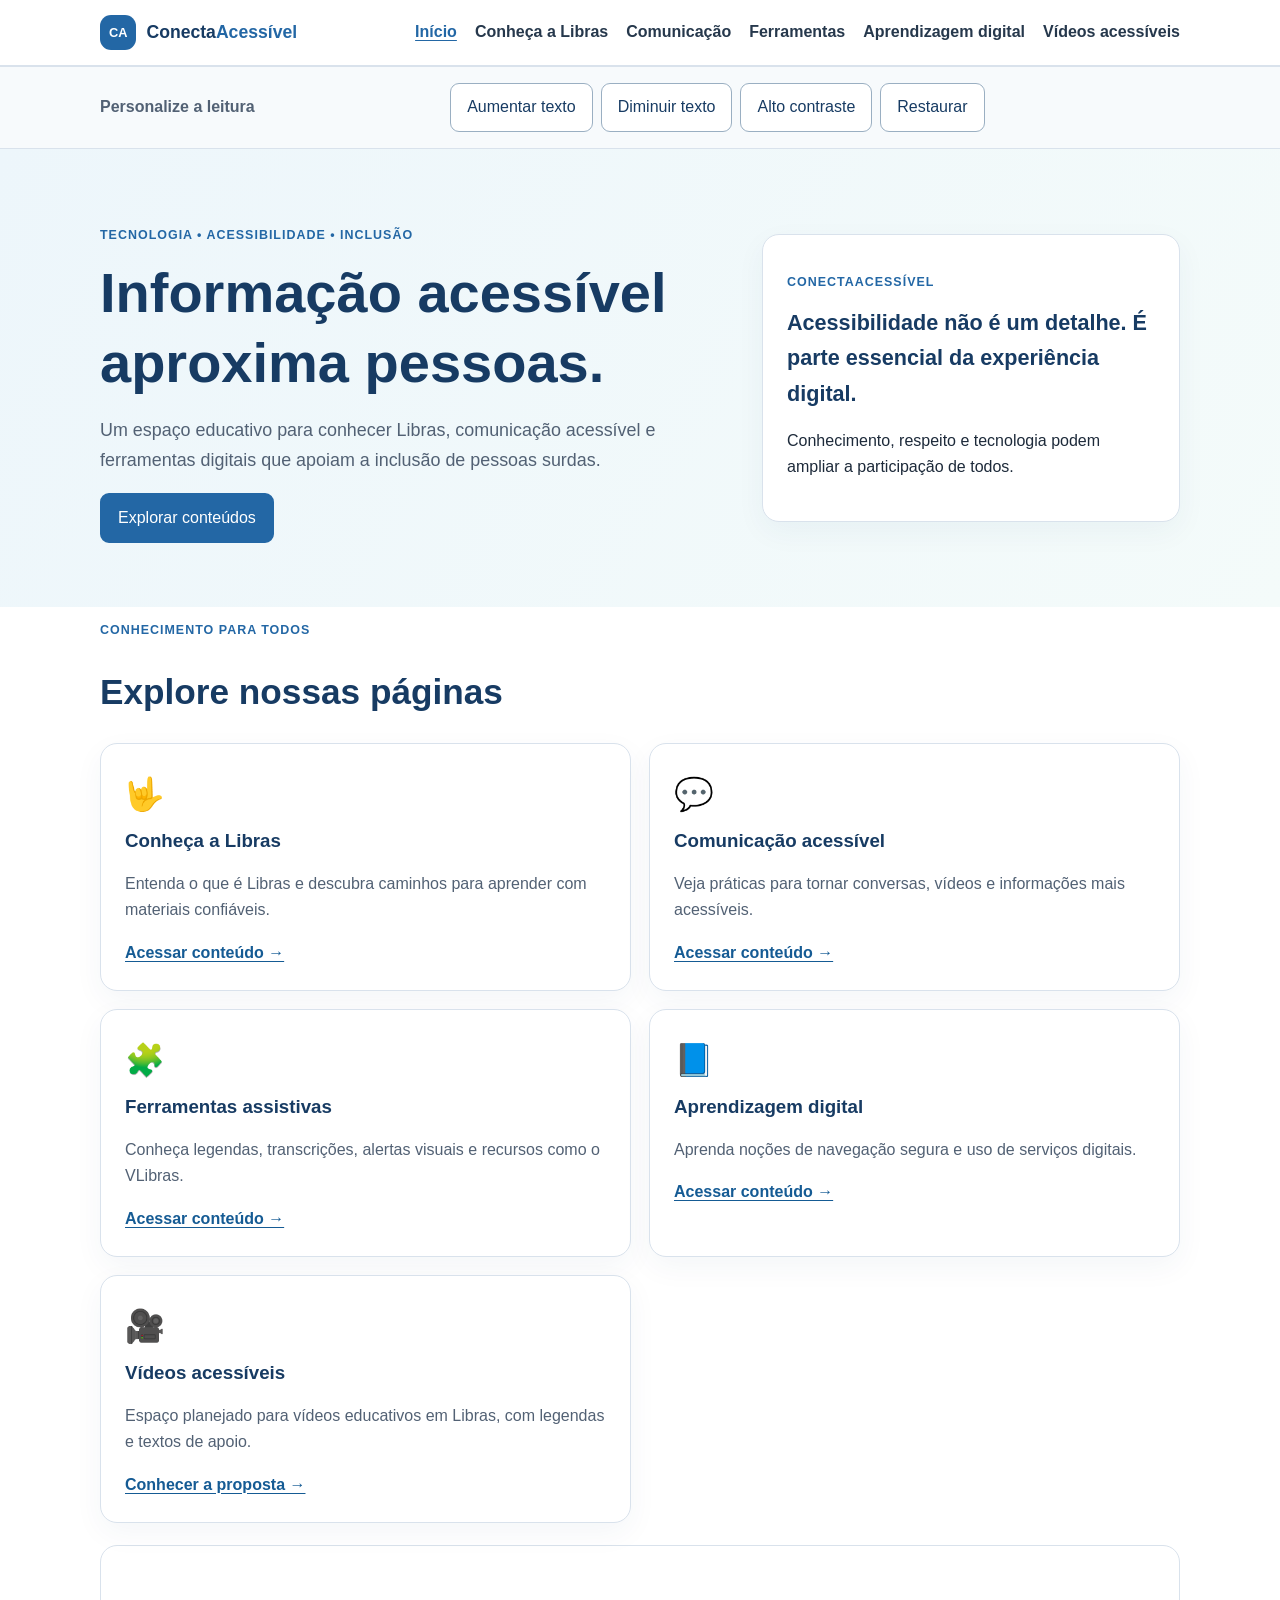
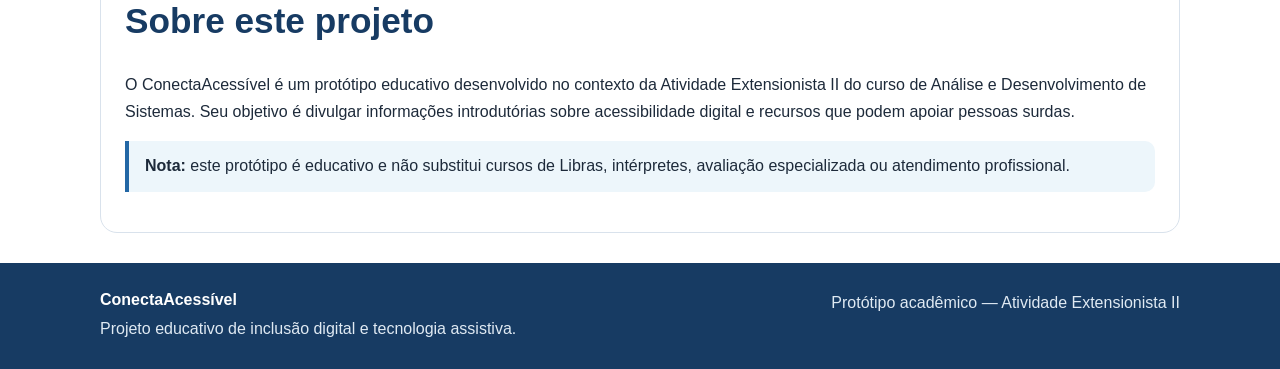
<file: index.html>
<!doctype html><html lang="pt-BR"><head><meta charset="utf-8"><meta name="viewport" content="width=device-width, initial-scale=1"><meta name="description" content="Plataforma educativa sobre inclusão digital e acessibilidade para pessoas surdas."><title>ConectaAcessível | Início</title><link rel="stylesheet" href="css/style.css"><script src="js/script.js" defer></script></head><body>
<a class="skip" href="#main">Pular para o conteúdo</a>
<header><div class="container head"><a class="brand" href="index.html"><span class="mark">CA</span><span>Conecta<span>Acessível</span></span></a><nav aria-label="Menu principal"><ul><li><a class="active" href="index.html">Início</a></li><li><a href="paginas/libras.html">Conheça a Libras</a></li><li><a href="paginas/comunicacao.html">Comunicação</a></li><li><a href="paginas/ferramentas.html">Ferramentas</a></li><li><a href="paginas/aprendizagem.html">Aprendizagem digital</a></li><li><a href="paginas/videos.html">Vídeos acessíveis</a></li></ul></nav></div></header>
<div class="tools"><div class="container tools-inner"><p><strong>Personalize a leitura</strong></p><div class="controls"><button class="button secondary" id="increase-font" type="button">Aumentar texto</button><button class="button secondary" id="decrease-font" type="button">Diminuir texto</button><button class="button secondary" id="contrast" type="button" aria-pressed="false">Alto contraste</button><button class="button secondary" id="reset" type="button">Restaurar</button></div><span id="access-status" role="status" aria-live="polite"></span></div></div>
<section class="hero"><div class="container hero-grid"><div><p class="eyebrow">Tecnologia • Acessibilidade • Inclusão</p><h1>Informação acessível aproxima pessoas.</h1><p class="lead">Um espaço educativo para conhecer Libras, comunicação acessível e ferramentas digitais que apoiam a inclusão de pessoas surdas.</p><a class="button" href="#explorar">Explorar conteúdos</a></div><div class="hero-card"><p class="eyebrow">ConectaAcessível</p><strong>Acessibilidade não é um detalhe. É parte essencial da experiência digital.</strong><p>Conhecimento, respeito e tecnologia podem ampliar a participação de todos.</p></div></div></section>
<main id="main" class="container content"><section id="explorar"><p class="eyebrow">Conhecimento para todos</p><h2>Explore nossas páginas</h2><div class="grid">
<article class="card"><div class="card-icon" aria-hidden="true">🤟</div><h3>Conheça a Libras</h3><p>Entenda o que é Libras e descubra caminhos para aprender com materiais confiáveis.</p><a href="paginas/libras.html">Acessar conteúdo →</a></article>
<article class="card"><div class="card-icon" aria-hidden="true">💬</div><h3>Comunicação acessível</h3><p>Veja práticas para tornar conversas, vídeos e informações mais acessíveis.</p><a href="paginas/comunicacao.html">Acessar conteúdo →</a></article>
<article class="card"><div class="card-icon" aria-hidden="true">🧩</div><h3>Ferramentas assistivas</h3><p>Conheça legendas, transcrições, alertas visuais e recursos como o VLibras.</p><a href="paginas/ferramentas.html">Acessar conteúdo →</a></article>
<article class="card"><div class="card-icon" aria-hidden="true">📘</div><h3>Aprendizagem digital</h3><p>Aprenda noções de navegação segura e uso de serviços digitais.</p><a href="paginas/aprendizagem.html">Acessar conteúdo →</a></article>
<article class="card"><div class="card-icon" aria-hidden="true">🎥</div><h3>Vídeos acessíveis</h3><p>Espaço planejado para vídeos educativos em Libras, com legendas e textos de apoio.</p><a href="paginas/videos.html">Conhecer a proposta →</a></article>
</div></section>
<section class="content-box"><h2>Sobre este projeto</h2><p>O ConectaAcessível é um protótipo educativo desenvolvido no contexto da Atividade Extensionista II do curso de Análise e Desenvolvimento de Sistemas. Seu objetivo é divulgar informações introdutórias sobre acessibilidade digital e recursos que podem apoiar pessoas surdas.</p><p class="notice"><strong>Nota:</strong> este protótipo é educativo e não substitui cursos de Libras, intérpretes, avaliação especializada ou atendimento profissional.</p></section></main>
<footer><div class="container footer-inner"><div><strong>ConectaAcessível</strong><p>Projeto educativo de inclusão digital e tecnologia assistiva.</p></div><p>Protótipo acadêmico — Atividade Extensionista II</p></div></footer></body></html>
</file>
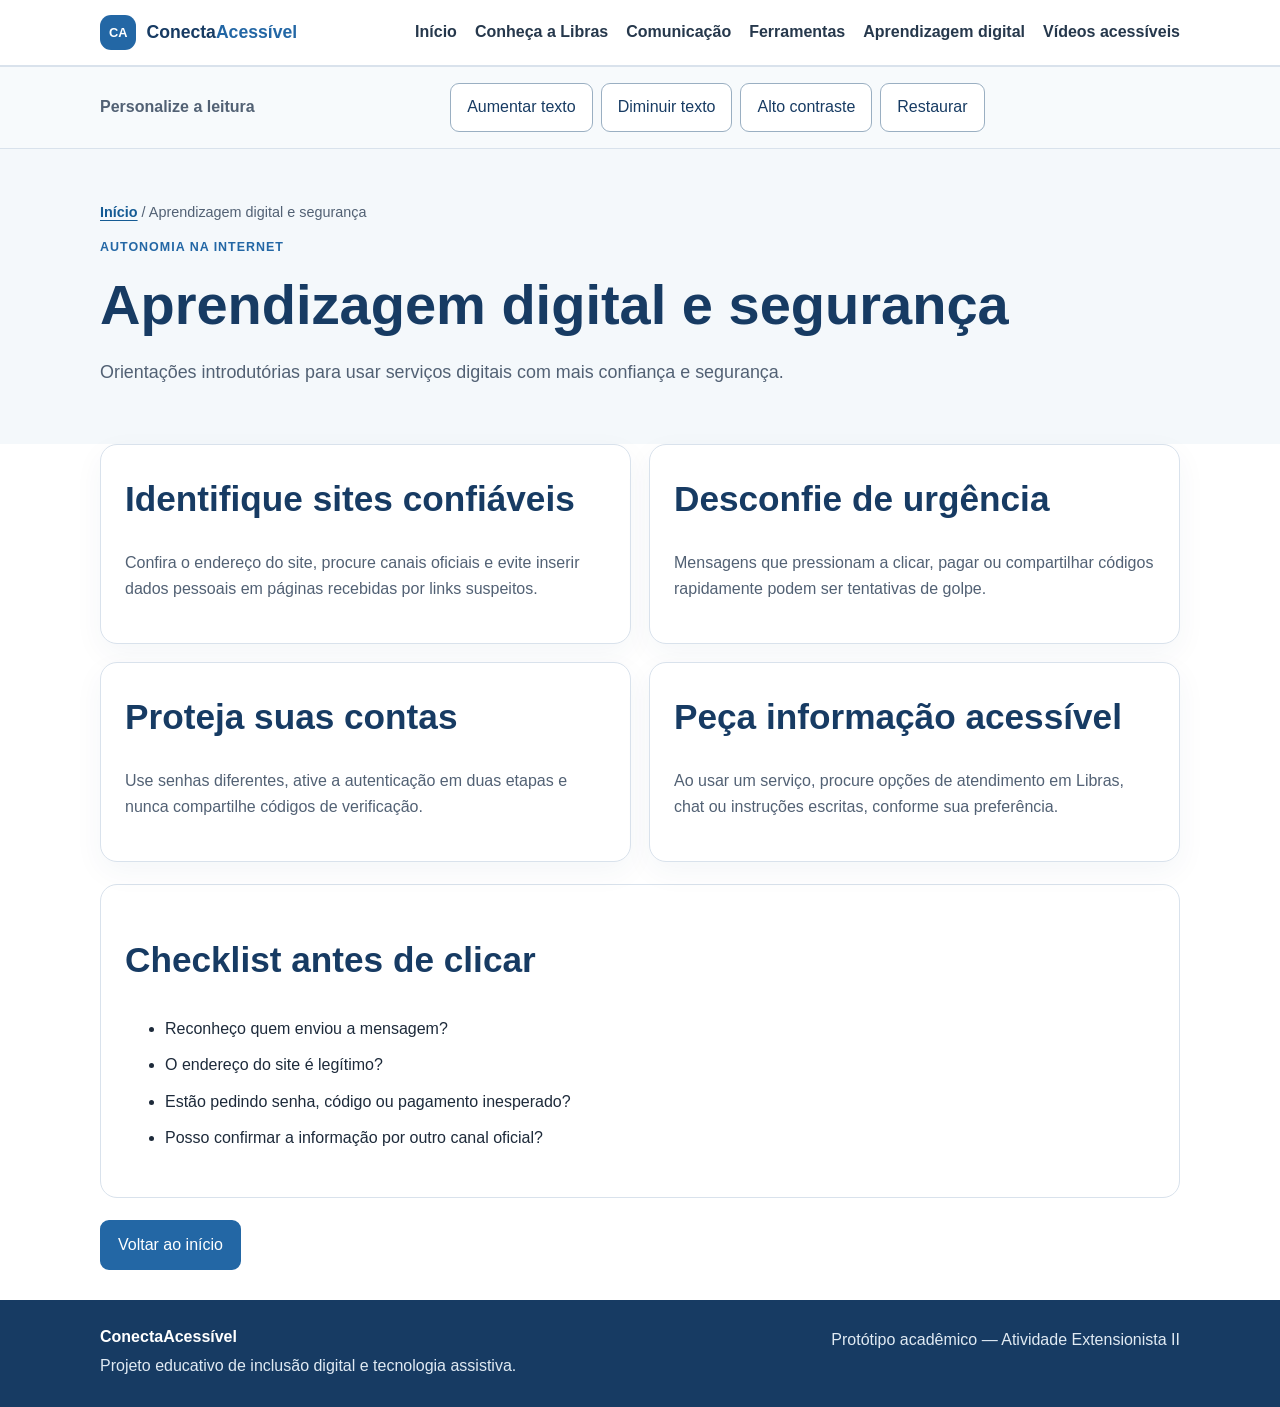
<file: aprendizagem.html>
<!doctype html><html lang="pt-BR"><head><meta charset="utf-8"><meta name="viewport" content="width=device-width, initial-scale=1"><meta name="description" content="Orientações introdutórias para usar serviços digitais com mais confiança e segurança."><title>Aprendizagem digital e segurança | ConectaAcessível</title><link rel="stylesheet" href="../css/style.css"><script src="../js/script.js" defer></script></head><body>
<a class="skip" href="#main">Pular para o conteúdo</a>
<header><div class="container head">
<a class="brand" href="../index.html"><span class="mark">CA</span><span>Conecta<span>Acessível</span></span></a>
<nav aria-label="Menu principal"><ul>
<li><a href="../index.html">Início</a></li><li><a href="libras.html">Conheça a Libras</a></li><li><a href="comunicacao.html">Comunicação</a></li><li><a href="ferramentas.html">Ferramentas</a></li><li><a href="aprendizagem.html">Aprendizagem digital</a></li><li><a href="videos.html">Vídeos acessíveis</a></li>
</ul></nav></div></header>
<div class="tools"><div class="container tools-inner"><p><strong>Personalize a leitura</strong></p><div class="controls">
<button class="button secondary" id="increase-font" type="button">Aumentar texto</button><button class="button secondary" id="decrease-font" type="button">Diminuir texto</button><button class="button secondary" id="contrast" type="button" aria-pressed="false">Alto contraste</button><button class="button secondary" id="reset" type="button">Restaurar</button></div><span id="access-status" role="status" aria-live="polite"></span></div></div>
<div class="page-intro"><div class="container"><p class="breadcrumbs"><a href="../index.html">Início</a> / Aprendizagem digital e segurança</p><p class="eyebrow">Autonomia na internet</p><h1>Aprendizagem digital e segurança</h1><p class="lead">Orientações introdutórias para usar serviços digitais com mais confiança e segurança.</p></div></div><main id="main" class="container content">
<div class="grid">
<article class="card"><h2>Identifique sites confiáveis</h2><p>Confira o endereço do site, procure canais oficiais e evite inserir dados pessoais em páginas recebidas por links suspeitos.</p></article>
<article class="card"><h2>Desconfie de urgência</h2><p>Mensagens que pressionam a clicar, pagar ou compartilhar códigos rapidamente podem ser tentativas de golpe.</p></article>
<article class="card"><h2>Proteja suas contas</h2><p>Use senhas diferentes, ative a autenticação em duas etapas e nunca compartilhe códigos de verificação.</p></article>
<article class="card"><h2>Peça informação acessível</h2><p>Ao usar um serviço, procure opções de atendimento em Libras, chat ou instruções escritas, conforme sua preferência.</p></article>
</div>
<div class="content-box"><h2>Checklist antes de clicar</h2><ul><li>Reconheço quem enviou a mensagem?</li><li>O endereço do site é legítimo?</li><li>Estão pedindo senha, código ou pagamento inesperado?</li><li>Posso confirmar a informação por outro canal oficial?</li></ul></div>
<a class="button" href="../index.html">Voltar ao início</a>
</main><footer><div class="container footer-inner"><div><strong>ConectaAcessível</strong><p>Projeto educativo de inclusão digital e tecnologia assistiva.</p></div><p>Protótipo acadêmico — Atividade Extensionista II</p></div></footer></body></html>
</file>
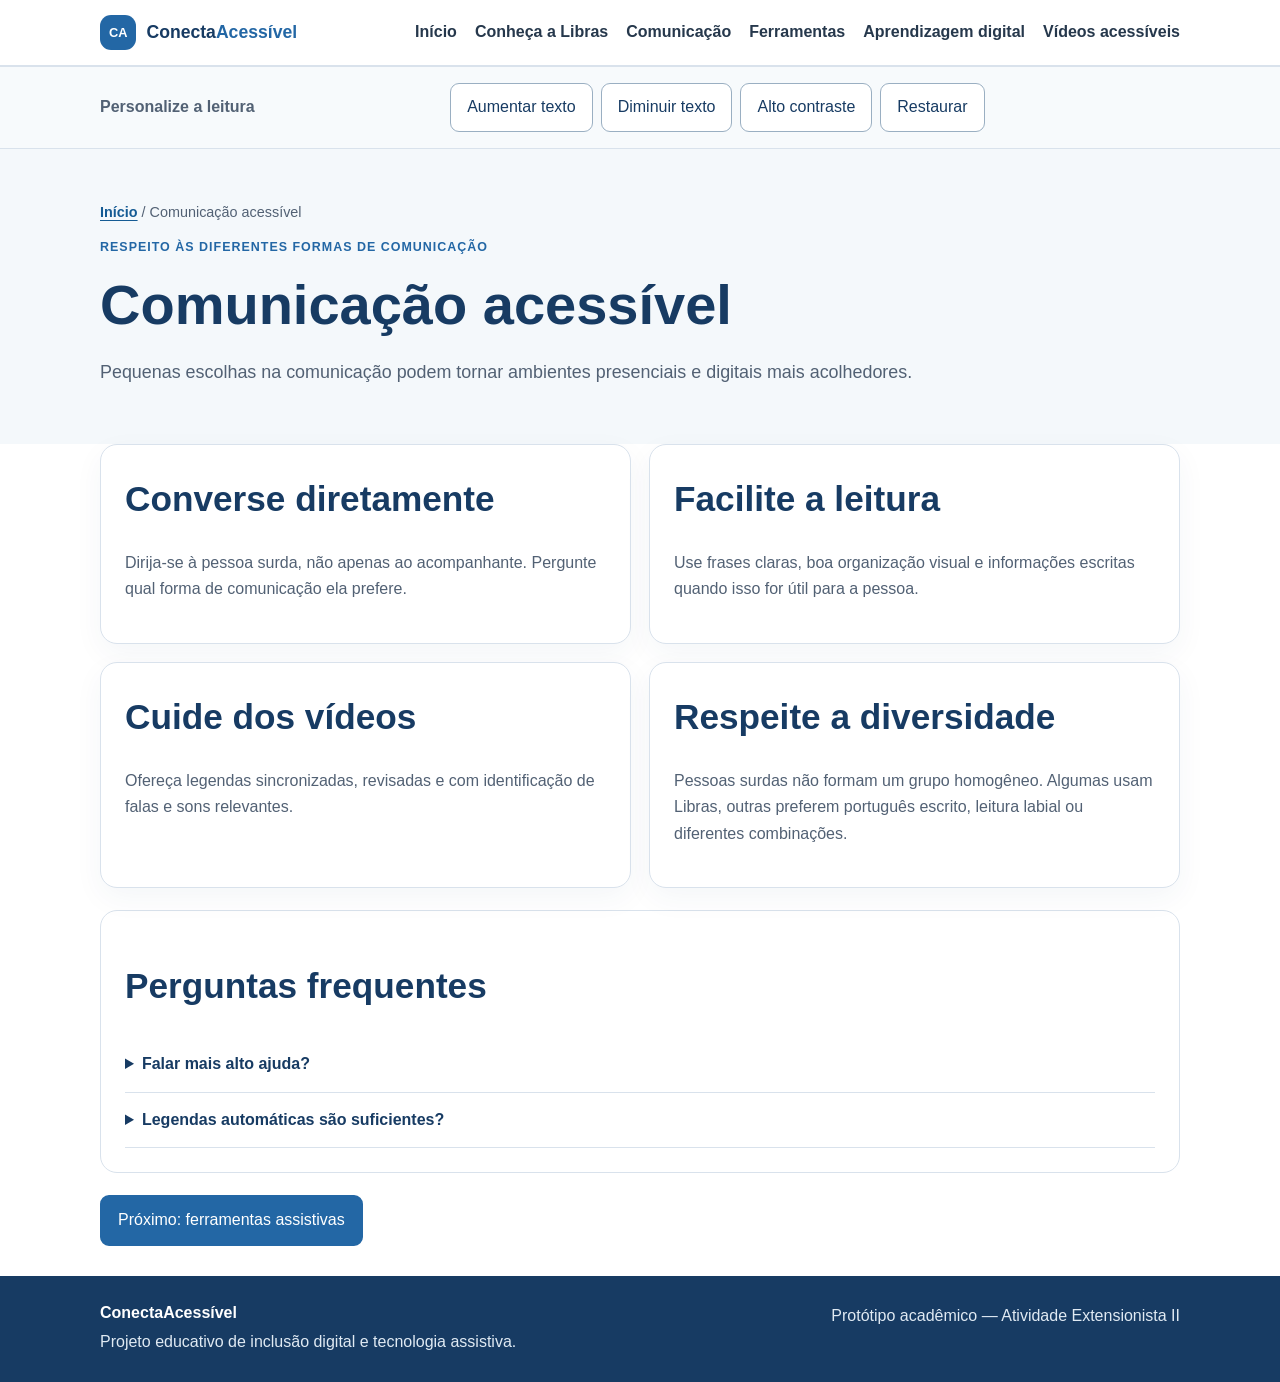
<file: comunicacao.html>
<!doctype html><html lang="pt-BR"><head><meta charset="utf-8"><meta name="viewport" content="width=device-width, initial-scale=1"><meta name="description" content="Pequenas escolhas na comunicação podem tornar ambientes presenciais e digitais mais acolhedores."><title>Comunicação acessível | ConectaAcessível</title><link rel="stylesheet" href="../css/style.css"><script src="../js/script.js" defer></script></head><body>
<a class="skip" href="#main">Pular para o conteúdo</a>
<header><div class="container head">
<a class="brand" href="../index.html"><span class="mark">CA</span><span>Conecta<span>Acessível</span></span></a>
<nav aria-label="Menu principal"><ul>
<li><a href="../index.html">Início</a></li><li><a href="libras.html">Conheça a Libras</a></li><li><a href="comunicacao.html">Comunicação</a></li><li><a href="ferramentas.html">Ferramentas</a></li><li><a href="aprendizagem.html">Aprendizagem digital</a></li><li><a href="videos.html">Vídeos acessíveis</a></li>
</ul></nav></div></header>
<div class="tools"><div class="container tools-inner"><p><strong>Personalize a leitura</strong></p><div class="controls">
<button class="button secondary" id="increase-font" type="button">Aumentar texto</button><button class="button secondary" id="decrease-font" type="button">Diminuir texto</button><button class="button secondary" id="contrast" type="button" aria-pressed="false">Alto contraste</button><button class="button secondary" id="reset" type="button">Restaurar</button></div><span id="access-status" role="status" aria-live="polite"></span></div></div>
<div class="page-intro"><div class="container"><p class="breadcrumbs"><a href="../index.html">Início</a> / Comunicação acessível</p><p class="eyebrow">Respeito às diferentes formas de comunicação</p><h1>Comunicação acessível</h1><p class="lead">Pequenas escolhas na comunicação podem tornar ambientes presenciais e digitais mais acolhedores.</p></div></div><main id="main" class="container content">
<div class="grid">
<article class="card"><h2>Converse diretamente</h2><p>Dirija-se à pessoa surda, não apenas ao acompanhante. Pergunte qual forma de comunicação ela prefere.</p></article>
<article class="card"><h2>Facilite a leitura</h2><p>Use frases claras, boa organização visual e informações escritas quando isso for útil para a pessoa.</p></article>
<article class="card"><h2>Cuide dos vídeos</h2><p>Ofereça legendas sincronizadas, revisadas e com identificação de falas e sons relevantes.</p></article>
<article class="card"><h2>Respeite a diversidade</h2><p>Pessoas surdas não formam um grupo homogêneo. Algumas usam Libras, outras preferem português escrito, leitura labial ou diferentes combinações.</p></article>
</div>
<div class="content-box faq"><h2>Perguntas frequentes</h2><details><summary>Falar mais alto ajuda?</summary><p>Nem sempre. Gritar pode dificultar a compreensão. Pergunte à pessoa qual estratégia funciona melhor para ela.</p></details><details><summary>Legendas automáticas são suficientes?</summary><p>Elas ajudam, mas podem conter erros. Sempre que possível, revise as legendas antes de publicar informações importantes.</p></details></div>
<a class="button" href="ferramentas.html">Próximo: ferramentas assistivas</a>
</main><footer><div class="container footer-inner"><div><strong>ConectaAcessível</strong><p>Projeto educativo de inclusão digital e tecnologia assistiva.</p></div><p>Protótipo acadêmico — Atividade Extensionista II</p></div></footer></body></html>
</file>
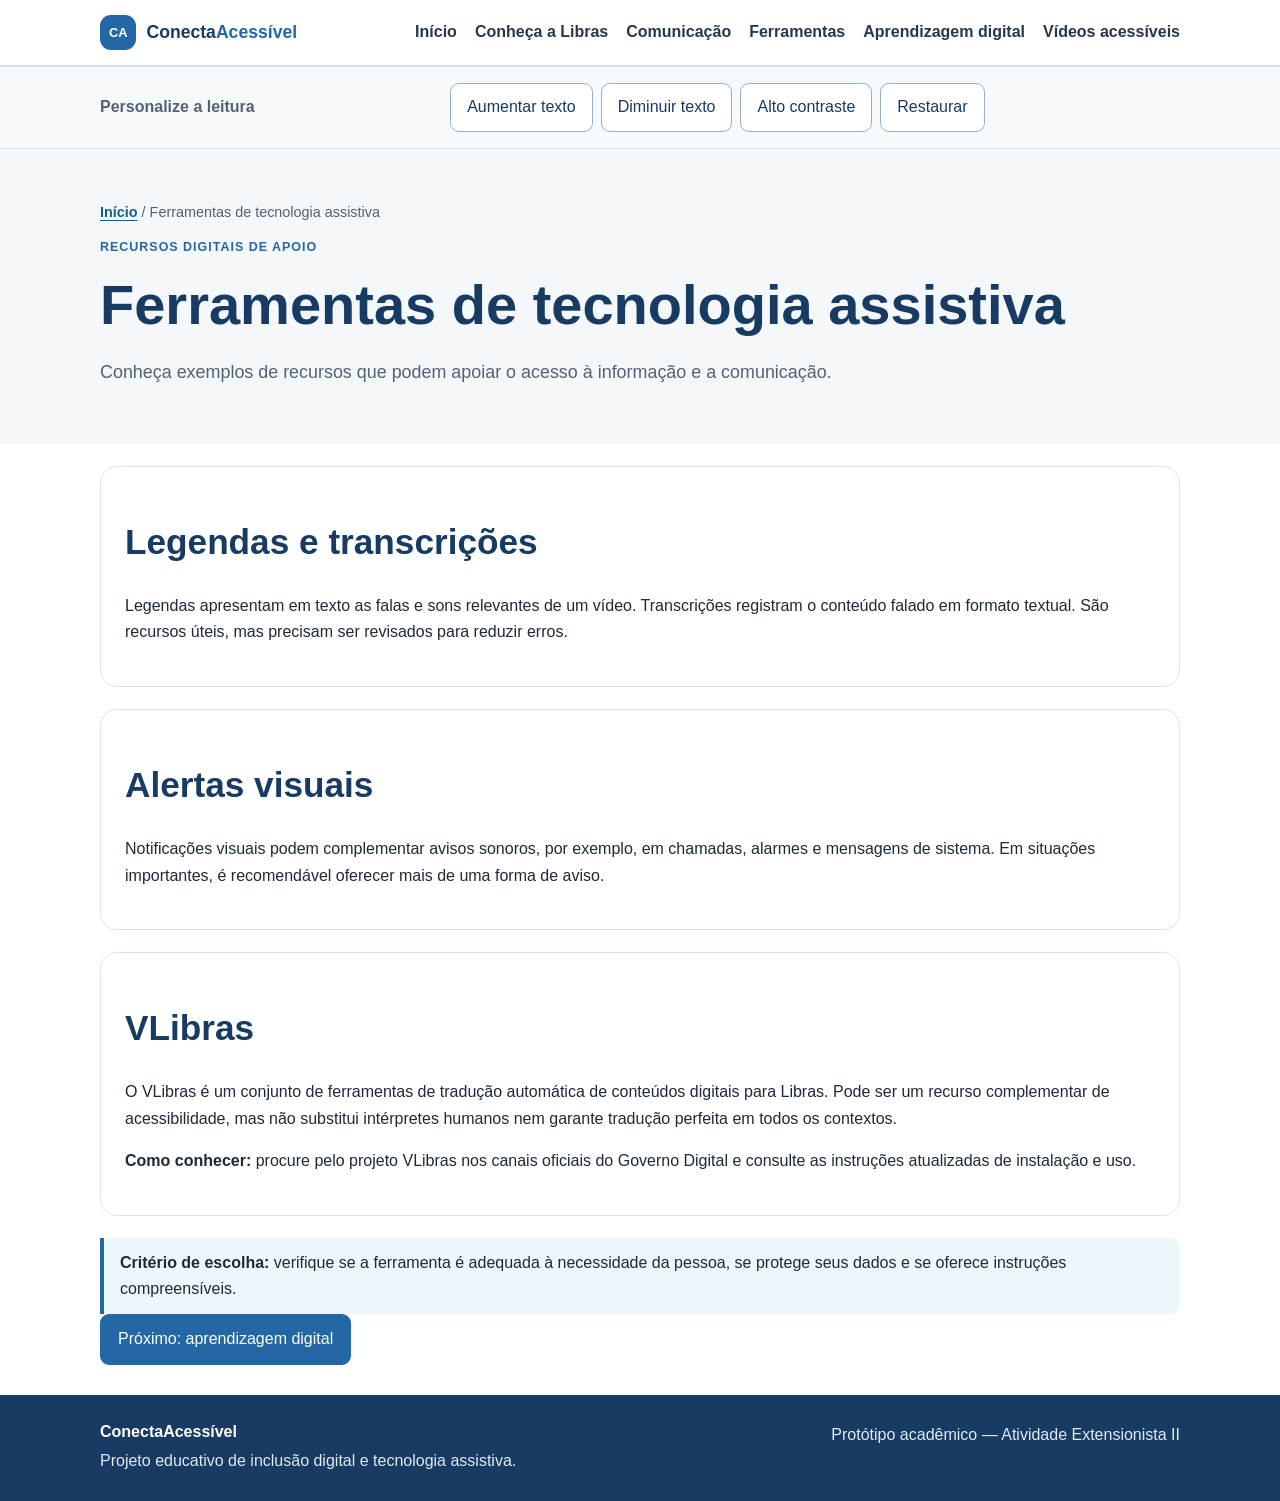
<file: ferramentas.html>
<!doctype html><html lang="pt-BR"><head><meta charset="utf-8"><meta name="viewport" content="width=device-width, initial-scale=1"><meta name="description" content="Conheça exemplos de recursos que podem apoiar o acesso à informação e a comunicação."><title>Ferramentas de tecnologia assistiva | ConectaAcessível</title><link rel="stylesheet" href="../css/style.css"><script src="../js/script.js" defer></script></head><body>
<a class="skip" href="#main">Pular para o conteúdo</a>
<header><div class="container head">
<a class="brand" href="../index.html"><span class="mark">CA</span><span>Conecta<span>Acessível</span></span></a>
<nav aria-label="Menu principal"><ul>
<li><a href="../index.html">Início</a></li><li><a href="libras.html">Conheça a Libras</a></li><li><a href="comunicacao.html">Comunicação</a></li><li><a href="ferramentas.html">Ferramentas</a></li><li><a href="aprendizagem.html">Aprendizagem digital</a></li><li><a href="videos.html">Vídeos acessíveis</a></li>
</ul></nav></div></header>
<div class="tools"><div class="container tools-inner"><p><strong>Personalize a leitura</strong></p><div class="controls">
<button class="button secondary" id="increase-font" type="button">Aumentar texto</button><button class="button secondary" id="decrease-font" type="button">Diminuir texto</button><button class="button secondary" id="contrast" type="button" aria-pressed="false">Alto contraste</button><button class="button secondary" id="reset" type="button">Restaurar</button></div><span id="access-status" role="status" aria-live="polite"></span></div></div>
<div class="page-intro"><div class="container"><p class="breadcrumbs"><a href="../index.html">Início</a> / Ferramentas de tecnologia assistiva</p><p class="eyebrow">Recursos digitais de apoio</p><h1>Ferramentas de tecnologia assistiva</h1><p class="lead">Conheça exemplos de recursos que podem apoiar o acesso à informação e a comunicação.</p></div></div><main id="main" class="container content">
<div class="content-box"><h2>Legendas e transcrições</h2><p>Legendas apresentam em texto as falas e sons relevantes de um vídeo. Transcrições registram o conteúdo falado em formato textual. São recursos úteis, mas precisam ser revisados para reduzir erros.</p></div>
<div class="content-box"><h2>Alertas visuais</h2><p>Notificações visuais podem complementar avisos sonoros, por exemplo, em chamadas, alarmes e mensagens de sistema. Em situações importantes, é recomendável oferecer mais de uma forma de aviso.</p></div>
<div class="content-box"><h2>VLibras</h2><p>O VLibras é um conjunto de ferramentas de tradução automática de conteúdos digitais para Libras. Pode ser um recurso complementar de acessibilidade, mas não substitui intérpretes humanos nem garante tradução perfeita em todos os contextos.</p><p><strong>Como conhecer:</strong> procure pelo projeto VLibras nos canais oficiais do Governo Digital e consulte as instruções atualizadas de instalação e uso.</p></div>
<div class="notice"><strong>Critério de escolha:</strong> verifique se a ferramenta é adequada à necessidade da pessoa, se protege seus dados e se oferece instruções compreensíveis.</div>
<a class="button" href="aprendizagem.html">Próximo: aprendizagem digital</a>
</main><footer><div class="container footer-inner"><div><strong>ConectaAcessível</strong><p>Projeto educativo de inclusão digital e tecnologia assistiva.</p></div><p>Protótipo acadêmico — Atividade Extensionista II</p></div></footer></body></html>
</file>
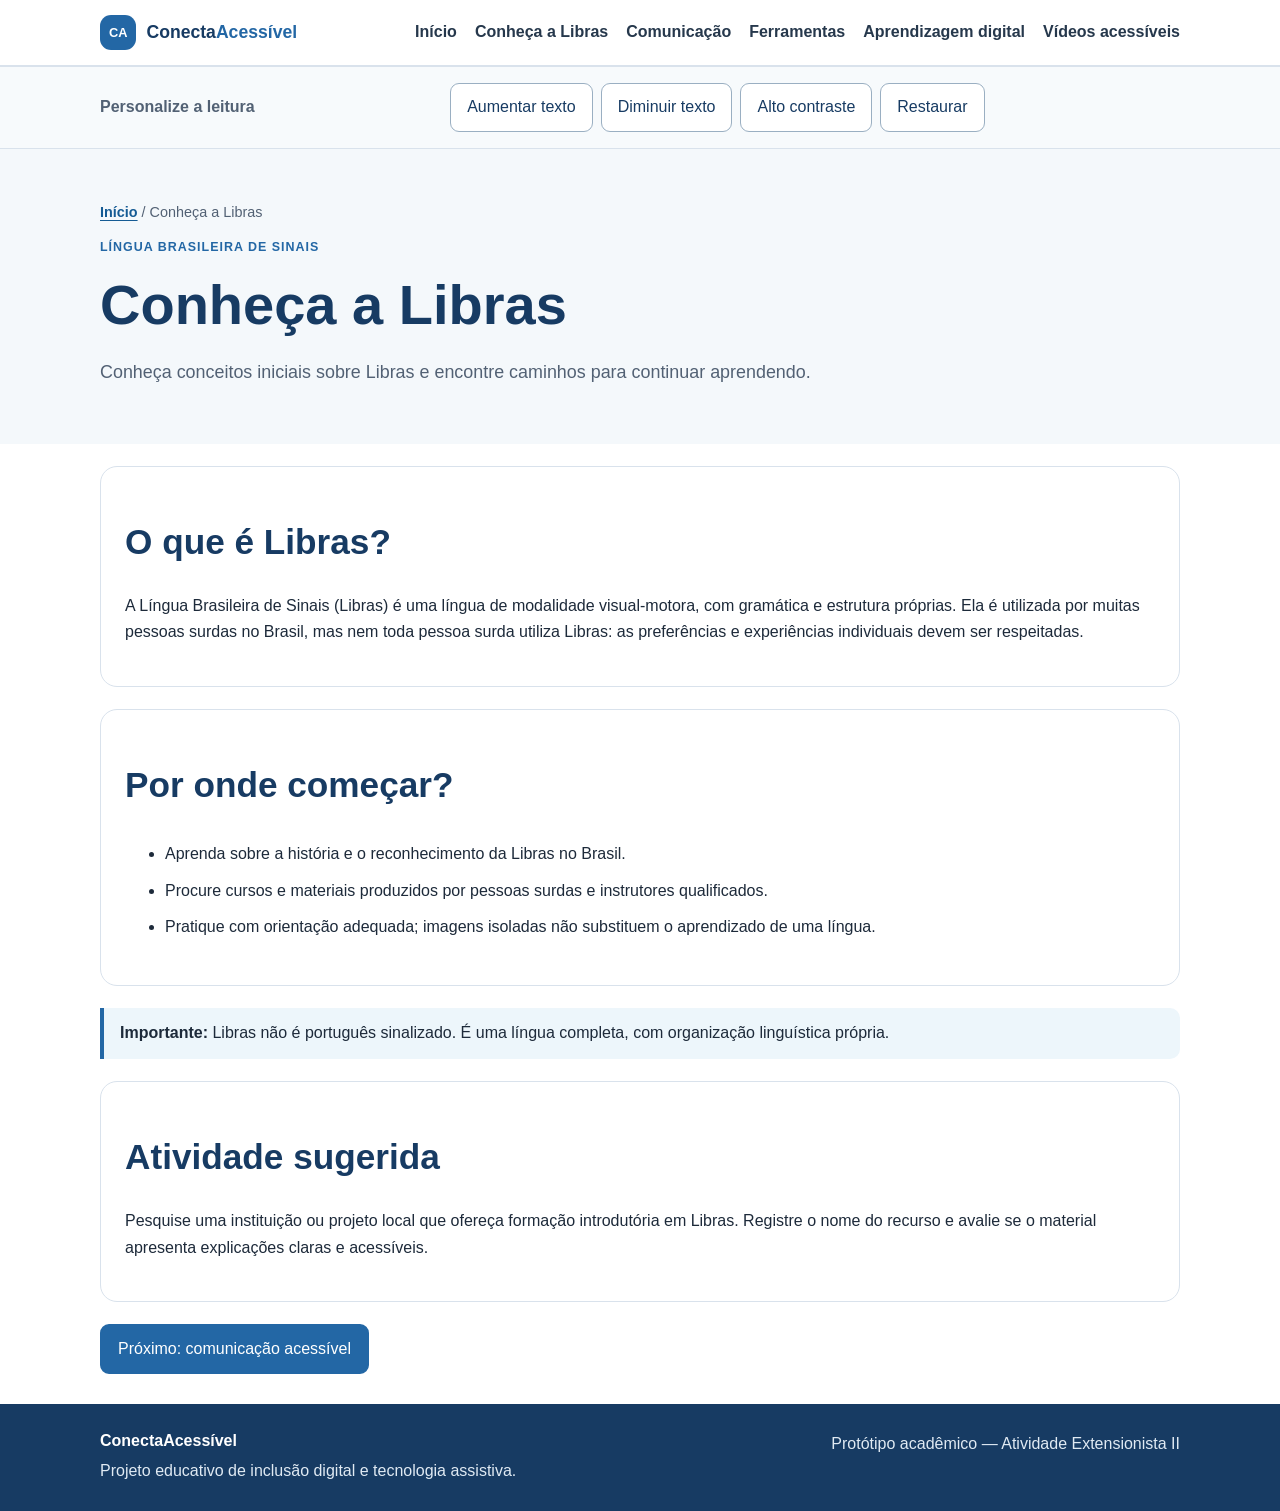
<file: libras.html>
<!doctype html><html lang="pt-BR"><head><meta charset="utf-8"><meta name="viewport" content="width=device-width, initial-scale=1"><meta name="description" content="Conheça conceitos iniciais sobre Libras e encontre caminhos para continuar aprendendo."><title>Conheça a Libras | ConectaAcessível</title><link rel="stylesheet" href="../css/style.css"><script src="../js/script.js" defer></script></head><body>
<a class="skip" href="#main">Pular para o conteúdo</a>
<header><div class="container head">
<a class="brand" href="../index.html"><span class="mark">CA</span><span>Conecta<span>Acessível</span></span></a>
<nav aria-label="Menu principal"><ul>
<li><a href="../index.html">Início</a></li><li><a href="libras.html">Conheça a Libras</a></li><li><a href="comunicacao.html">Comunicação</a></li><li><a href="ferramentas.html">Ferramentas</a></li><li><a href="aprendizagem.html">Aprendizagem digital</a></li><li><a href="videos.html">Vídeos acessíveis</a></li>
</ul></nav></div></header>
<div class="tools"><div class="container tools-inner"><p><strong>Personalize a leitura</strong></p><div class="controls">
<button class="button secondary" id="increase-font" type="button">Aumentar texto</button><button class="button secondary" id="decrease-font" type="button">Diminuir texto</button><button class="button secondary" id="contrast" type="button" aria-pressed="false">Alto contraste</button><button class="button secondary" id="reset" type="button">Restaurar</button></div><span id="access-status" role="status" aria-live="polite"></span></div></div>
<div class="page-intro"><div class="container"><p class="breadcrumbs"><a href="../index.html">Início</a> / Conheça a Libras</p><p class="eyebrow">Língua Brasileira de Sinais</p><h1>Conheça a Libras</h1><p class="lead">Conheça conceitos iniciais sobre Libras e encontre caminhos para continuar aprendendo.</p></div></div><main id="main" class="container content">
<div class="content-box"><h2>O que é Libras?</h2><p>A Língua Brasileira de Sinais (Libras) é uma língua de modalidade visual-motora, com gramática e estrutura próprias. Ela é utilizada por muitas pessoas surdas no Brasil, mas nem toda pessoa surda utiliza Libras: as preferências e experiências individuais devem ser respeitadas.</p></div>
<div class="content-box"><h2>Por onde começar?</h2><ul><li>Aprenda sobre a história e o reconhecimento da Libras no Brasil.</li><li>Procure cursos e materiais produzidos por pessoas surdas e instrutores qualificados.</li><li>Pratique com orientação adequada; imagens isoladas não substituem o aprendizado de uma língua.</li></ul></div>
<div class="notice"><strong>Importante:</strong> Libras não é português sinalizado. É uma língua completa, com organização linguística própria.</div>
<div class="content-box"><h2>Atividade sugerida</h2><p>Pesquise uma instituição ou projeto local que ofereça formação introdutória em Libras. Registre o nome do recurso e avalie se o material apresenta explicações claras e acessíveis.</p></div>
<a class="button" href="comunicacao.html">Próximo: comunicação acessível</a>
</main><footer><div class="container footer-inner"><div><strong>ConectaAcessível</strong><p>Projeto educativo de inclusão digital e tecnologia assistiva.</p></div><p>Protótipo acadêmico — Atividade Extensionista II</p></div></footer></body></html>
</file>
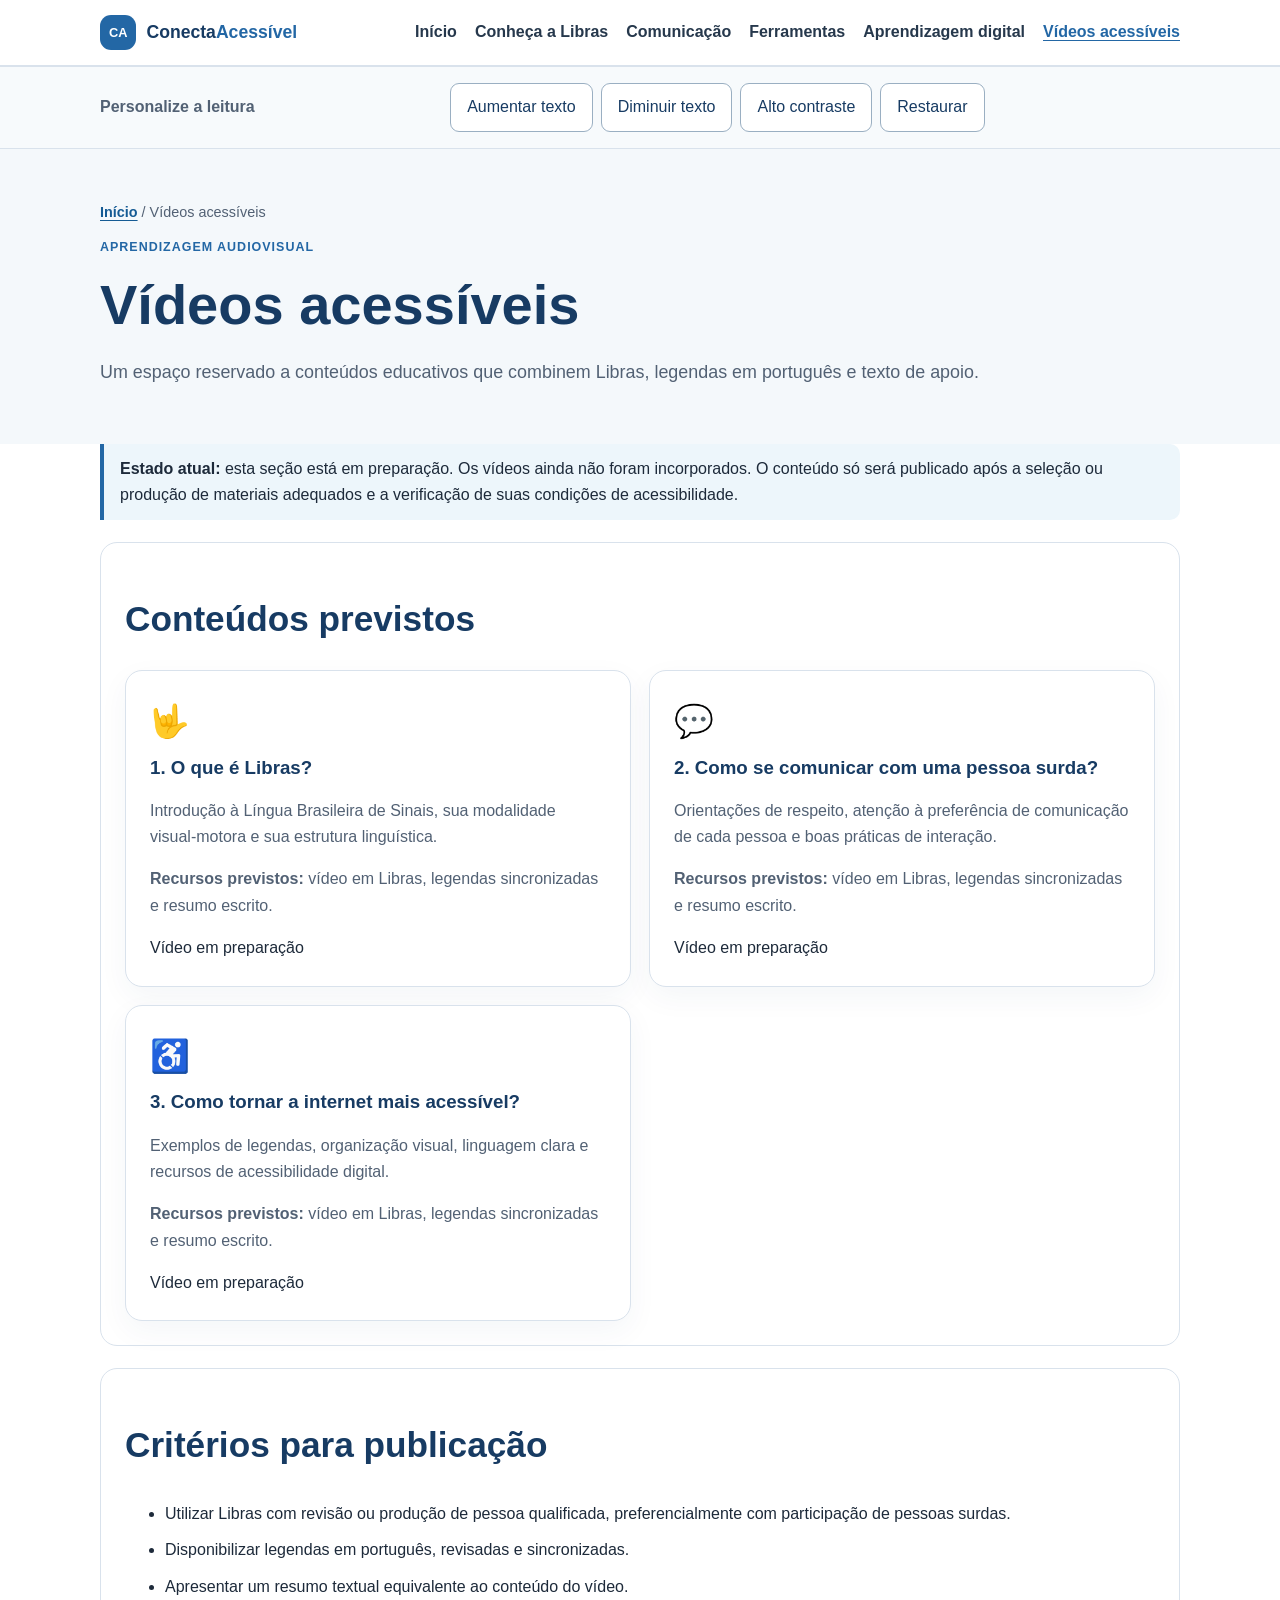
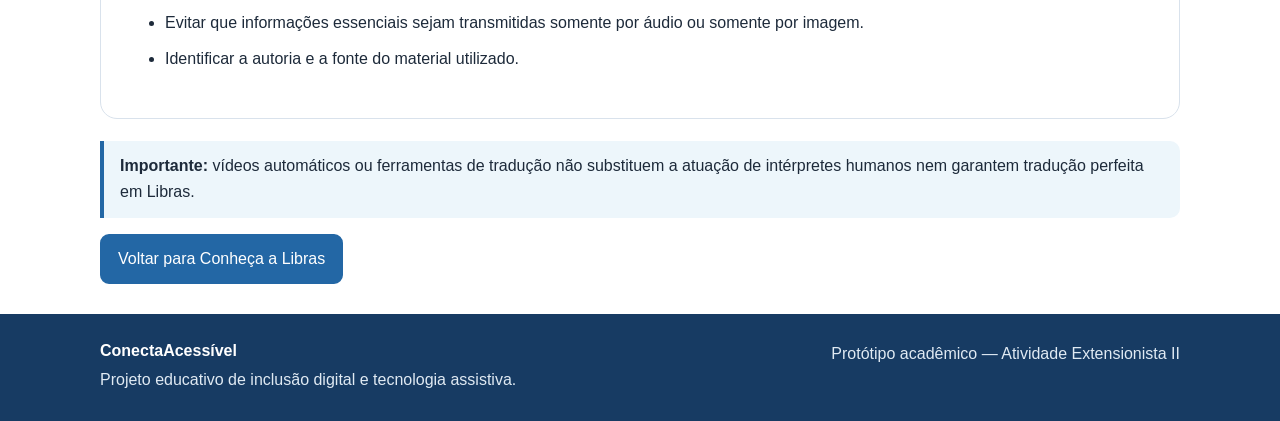
<file: videos.html>
<!doctype html><html lang="pt-BR"><head><meta charset="utf-8"><meta name="viewport" content="width=device-width, initial-scale=1"><meta name="description" content="Espaço de vídeos educativos planejados com Libras, legendas e textos de apoio."><title>Vídeos acessíveis | ConectaAcessível</title><link rel="stylesheet" href="../css/style.css"><script src="../js/script.js" defer></script></head><body>
<a class="skip" href="#main">Pular para o conteúdo</a>
<header><div class="container head"><a class="brand" href="../index.html"><span class="mark">CA</span><span>Conecta<span>Acessível</span></span></a><nav aria-label="Menu principal"><ul>
<li><a href="../index.html">Início</a></li><li><a href="libras.html">Conheça a Libras</a></li><li><a href="comunicacao.html">Comunicação</a></li><li><a href="ferramentas.html">Ferramentas</a></li><li><a href="aprendizagem.html">Aprendizagem digital</a></li><li><a class="active" href="videos.html" aria-current="page">Vídeos acessíveis</a></li>
</ul></nav></div></header>
<div class="tools"><div class="container tools-inner"><p><strong>Personalize a leitura</strong></p><div class="controls"><button class="button secondary" id="increase-font" type="button">Aumentar texto</button><button class="button secondary" id="decrease-font" type="button">Diminuir texto</button><button class="button secondary" id="contrast" type="button" aria-pressed="false">Alto contraste</button><button class="button secondary" id="reset" type="button">Restaurar</button></div><span id="access-status" role="status" aria-live="polite"></span></div></div>
<div class="page-intro"><div class="container"><p class="breadcrumbs"><a href="../index.html">Início</a> / Vídeos acessíveis</p><p class="eyebrow">Aprendizagem audiovisual</p><h1>Vídeos acessíveis</h1><p class="lead">Um espaço reservado a conteúdos educativos que combinem Libras, legendas em português e texto de apoio.</p></div></div>
<main id="main" class="container content">
<div class="notice"><strong>Estado atual:</strong> esta seção está em preparação. Os vídeos ainda não foram incorporados. O conteúdo só será publicado após a seleção ou produção de materiais adequados e a verificação de suas condições de acessibilidade.</div>
<section class="content-box"><h2>Conteúdos previstos</h2><div class="grid">
<article class="card"><div class="card-icon" aria-hidden="true">🤟</div><h3>1. O que é Libras?</h3><p>Introdução à Língua Brasileira de Sinais, sua modalidade visual-motora e sua estrutura linguística.</p><p><strong>Recursos previstos:</strong> vídeo em Libras, legendas sincronizadas e resumo escrito.</p><span class="badge-text">Vídeo em preparação</span></article>
<article class="card"><div class="card-icon" aria-hidden="true">💬</div><h3>2. Como se comunicar com uma pessoa surda?</h3><p>Orientações de respeito, atenção à preferência de comunicação de cada pessoa e boas práticas de interação.</p><p><strong>Recursos previstos:</strong> vídeo em Libras, legendas sincronizadas e resumo escrito.</p><span class="badge-text">Vídeo em preparação</span></article>
<article class="card"><div class="card-icon" aria-hidden="true">♿</div><h3>3. Como tornar a internet mais acessível?</h3><p>Exemplos de legendas, organização visual, linguagem clara e recursos de acessibilidade digital.</p><p><strong>Recursos previstos:</strong> vídeo em Libras, legendas sincronizadas e resumo escrito.</p><span class="badge-text">Vídeo em preparação</span></article>
</div></section>
<section class="content-box"><h2>Critérios para publicação</h2><ul><li>Utilizar Libras com revisão ou produção de pessoa qualificada, preferencialmente com participação de pessoas surdas.</li><li>Disponibilizar legendas em português, revisadas e sincronizadas.</li><li>Apresentar um resumo textual equivalente ao conteúdo do vídeo.</li><li>Evitar que informações essenciais sejam transmitidas somente por áudio ou somente por imagem.</li><li>Identificar a autoria e a fonte do material utilizado.</li></ul></section>
<p class="notice"><strong>Importante:</strong> vídeos automáticos ou ferramentas de tradução não substituem a atuação de intérpretes humanos nem garantem tradução perfeita em Libras.</p>
<a class="button" href="libras.html">Voltar para Conheça a Libras</a>
</main><footer><div class="container footer-inner"><div><strong>ConectaAcessível</strong><p>Projeto educativo de inclusão digital e tecnologia assistiva.</p></div><p>Protótipo acadêmico — Atividade Extensionista II</p></div></footer></body></html>
</file>
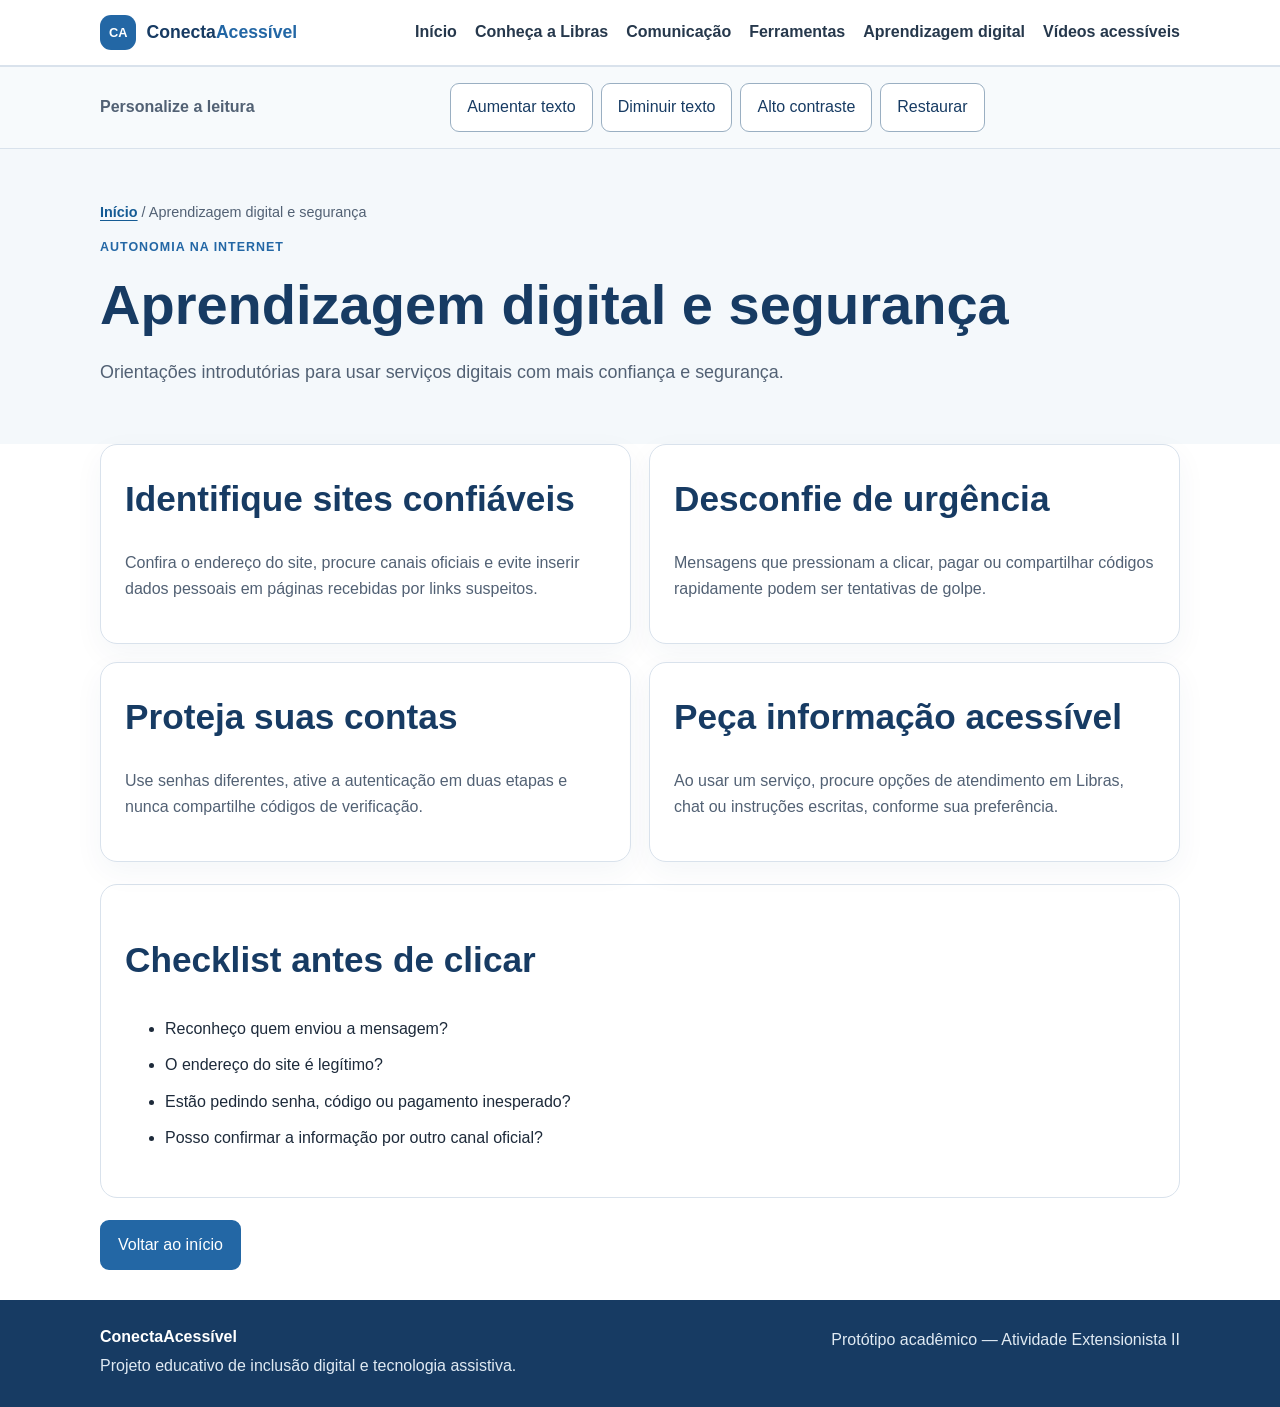
<file: paginas/aprendizagem.html>
<!doctype html><html lang="pt-BR"><head><meta charset="utf-8"><meta name="viewport" content="width=device-width, initial-scale=1"><meta name="description" content="Orientações introdutórias para usar serviços digitais com mais confiança e segurança."><title>Aprendizagem digital e segurança | ConectaAcessível</title><link rel="stylesheet" href="../css/style.css"><script src="../js/script.js" defer></script></head><body>
<a class="skip" href="#main">Pular para o conteúdo</a>
<header><div class="container head">
<a class="brand" href="../index.html"><span class="mark">CA</span><span>Conecta<span>Acessível</span></span></a>
<nav aria-label="Menu principal"><ul>
<li><a href="../index.html">Início</a></li><li><a href="libras.html">Conheça a Libras</a></li><li><a href="comunicacao.html">Comunicação</a></li><li><a href="ferramentas.html">Ferramentas</a></li><li><a href="aprendizagem.html">Aprendizagem digital</a></li><li><a href="videos.html">Vídeos acessíveis</a></li>
</ul></nav></div></header>
<div class="tools"><div class="container tools-inner"><p><strong>Personalize a leitura</strong></p><div class="controls">
<button class="button secondary" id="increase-font" type="button">Aumentar texto</button><button class="button secondary" id="decrease-font" type="button">Diminuir texto</button><button class="button secondary" id="contrast" type="button" aria-pressed="false">Alto contraste</button><button class="button secondary" id="reset" type="button">Restaurar</button></div><span id="access-status" role="status" aria-live="polite"></span></div></div>
<div class="page-intro"><div class="container"><p class="breadcrumbs"><a href="../index.html">Início</a> / Aprendizagem digital e segurança</p><p class="eyebrow">Autonomia na internet</p><h1>Aprendizagem digital e segurança</h1><p class="lead">Orientações introdutórias para usar serviços digitais com mais confiança e segurança.</p></div></div><main id="main" class="container content">
<div class="grid">
<article class="card"><h2>Identifique sites confiáveis</h2><p>Confira o endereço do site, procure canais oficiais e evite inserir dados pessoais em páginas recebidas por links suspeitos.</p></article>
<article class="card"><h2>Desconfie de urgência</h2><p>Mensagens que pressionam a clicar, pagar ou compartilhar códigos rapidamente podem ser tentativas de golpe.</p></article>
<article class="card"><h2>Proteja suas contas</h2><p>Use senhas diferentes, ative a autenticação em duas etapas e nunca compartilhe códigos de verificação.</p></article>
<article class="card"><h2>Peça informação acessível</h2><p>Ao usar um serviço, procure opções de atendimento em Libras, chat ou instruções escritas, conforme sua preferência.</p></article>
</div>
<div class="content-box"><h2>Checklist antes de clicar</h2><ul><li>Reconheço quem enviou a mensagem?</li><li>O endereço do site é legítimo?</li><li>Estão pedindo senha, código ou pagamento inesperado?</li><li>Posso confirmar a informação por outro canal oficial?</li></ul></div>
<a class="button" href="../index.html">Voltar ao início</a>
</main><footer><div class="container footer-inner"><div><strong>ConectaAcessível</strong><p>Projeto educativo de inclusão digital e tecnologia assistiva.</p></div><p>Protótipo acadêmico — Atividade Extensionista II</p></div></footer></body></html>
</file>
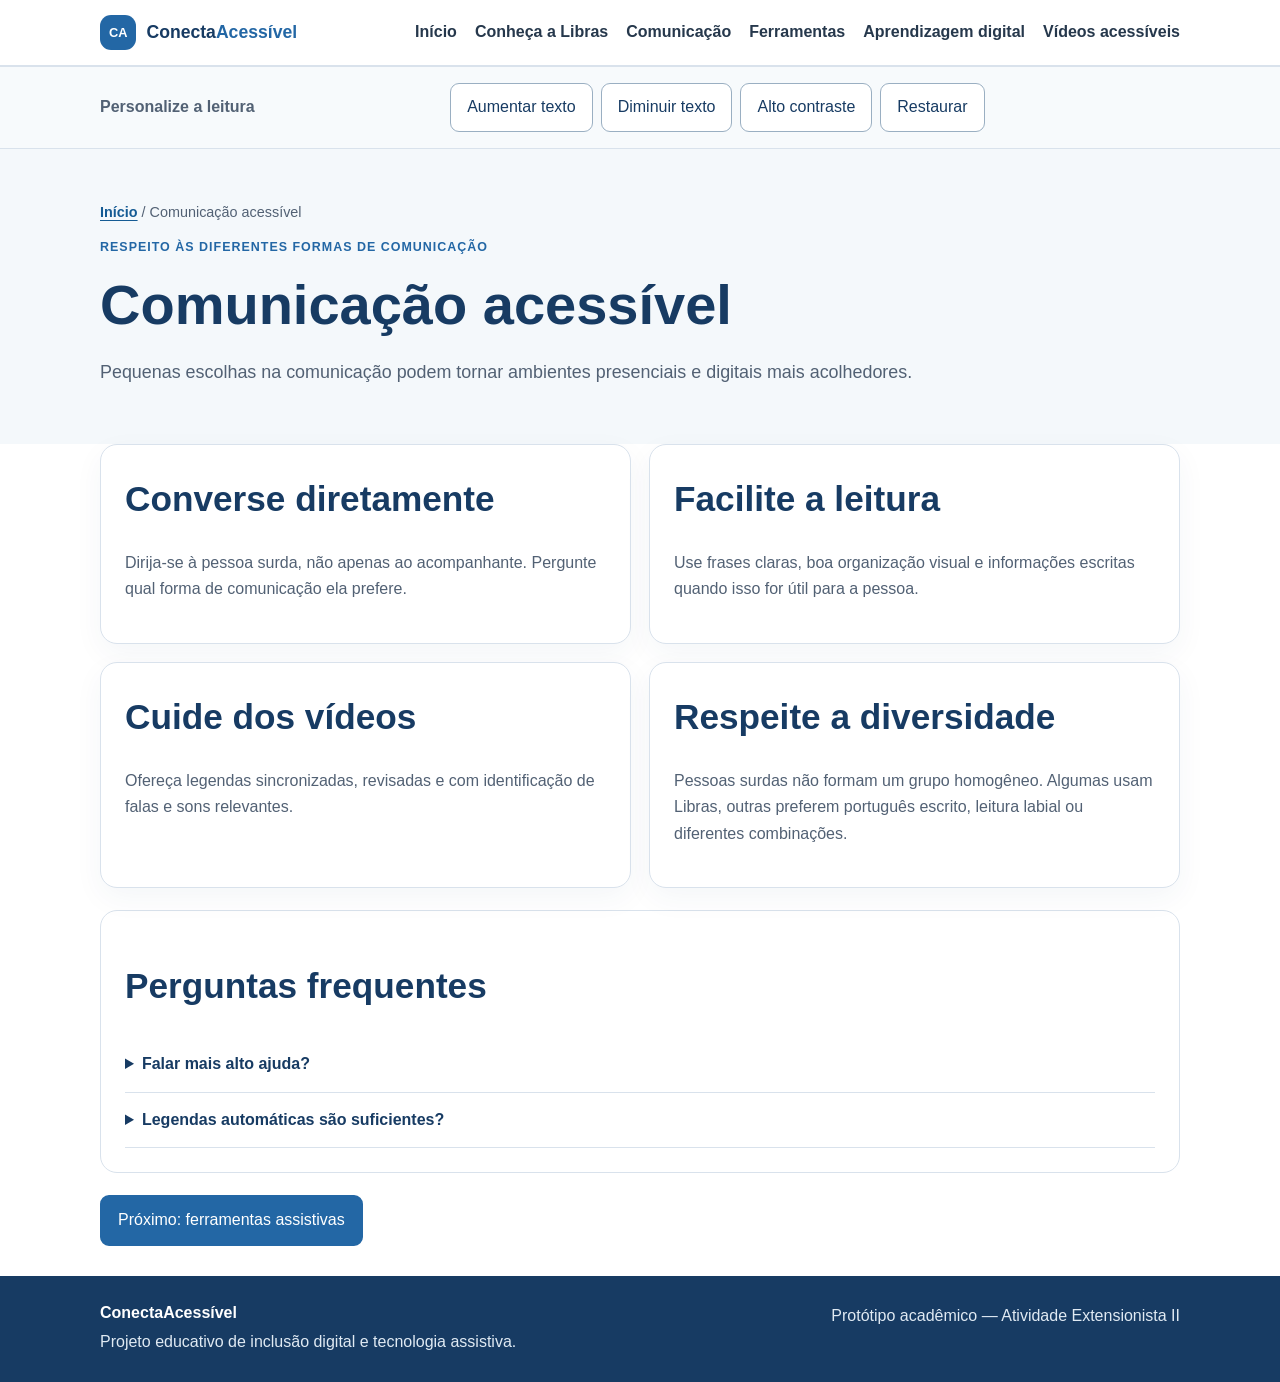
<file: paginas/comunicacao.html>
<!doctype html><html lang="pt-BR"><head><meta charset="utf-8"><meta name="viewport" content="width=device-width, initial-scale=1"><meta name="description" content="Pequenas escolhas na comunicação podem tornar ambientes presenciais e digitais mais acolhedores."><title>Comunicação acessível | ConectaAcessível</title><link rel="stylesheet" href="../css/style.css"><script src="../js/script.js" defer></script></head><body>
<a class="skip" href="#main">Pular para o conteúdo</a>
<header><div class="container head">
<a class="brand" href="../index.html"><span class="mark">CA</span><span>Conecta<span>Acessível</span></span></a>
<nav aria-label="Menu principal"><ul>
<li><a href="../index.html">Início</a></li><li><a href="libras.html">Conheça a Libras</a></li><li><a href="comunicacao.html">Comunicação</a></li><li><a href="ferramentas.html">Ferramentas</a></li><li><a href="aprendizagem.html">Aprendizagem digital</a></li><li><a href="videos.html">Vídeos acessíveis</a></li>
</ul></nav></div></header>
<div class="tools"><div class="container tools-inner"><p><strong>Personalize a leitura</strong></p><div class="controls">
<button class="button secondary" id="increase-font" type="button">Aumentar texto</button><button class="button secondary" id="decrease-font" type="button">Diminuir texto</button><button class="button secondary" id="contrast" type="button" aria-pressed="false">Alto contraste</button><button class="button secondary" id="reset" type="button">Restaurar</button></div><span id="access-status" role="status" aria-live="polite"></span></div></div>
<div class="page-intro"><div class="container"><p class="breadcrumbs"><a href="../index.html">Início</a> / Comunicação acessível</p><p class="eyebrow">Respeito às diferentes formas de comunicação</p><h1>Comunicação acessível</h1><p class="lead">Pequenas escolhas na comunicação podem tornar ambientes presenciais e digitais mais acolhedores.</p></div></div><main id="main" class="container content">
<div class="grid">
<article class="card"><h2>Converse diretamente</h2><p>Dirija-se à pessoa surda, não apenas ao acompanhante. Pergunte qual forma de comunicação ela prefere.</p></article>
<article class="card"><h2>Facilite a leitura</h2><p>Use frases claras, boa organização visual e informações escritas quando isso for útil para a pessoa.</p></article>
<article class="card"><h2>Cuide dos vídeos</h2><p>Ofereça legendas sincronizadas, revisadas e com identificação de falas e sons relevantes.</p></article>
<article class="card"><h2>Respeite a diversidade</h2><p>Pessoas surdas não formam um grupo homogêneo. Algumas usam Libras, outras preferem português escrito, leitura labial ou diferentes combinações.</p></article>
</div>
<div class="content-box faq"><h2>Perguntas frequentes</h2><details><summary>Falar mais alto ajuda?</summary><p>Nem sempre. Gritar pode dificultar a compreensão. Pergunte à pessoa qual estratégia funciona melhor para ela.</p></details><details><summary>Legendas automáticas são suficientes?</summary><p>Elas ajudam, mas podem conter erros. Sempre que possível, revise as legendas antes de publicar informações importantes.</p></details></div>
<a class="button" href="ferramentas.html">Próximo: ferramentas assistivas</a>
</main><footer><div class="container footer-inner"><div><strong>ConectaAcessível</strong><p>Projeto educativo de inclusão digital e tecnologia assistiva.</p></div><p>Protótipo acadêmico — Atividade Extensionista II</p></div></footer></body></html>
</file>
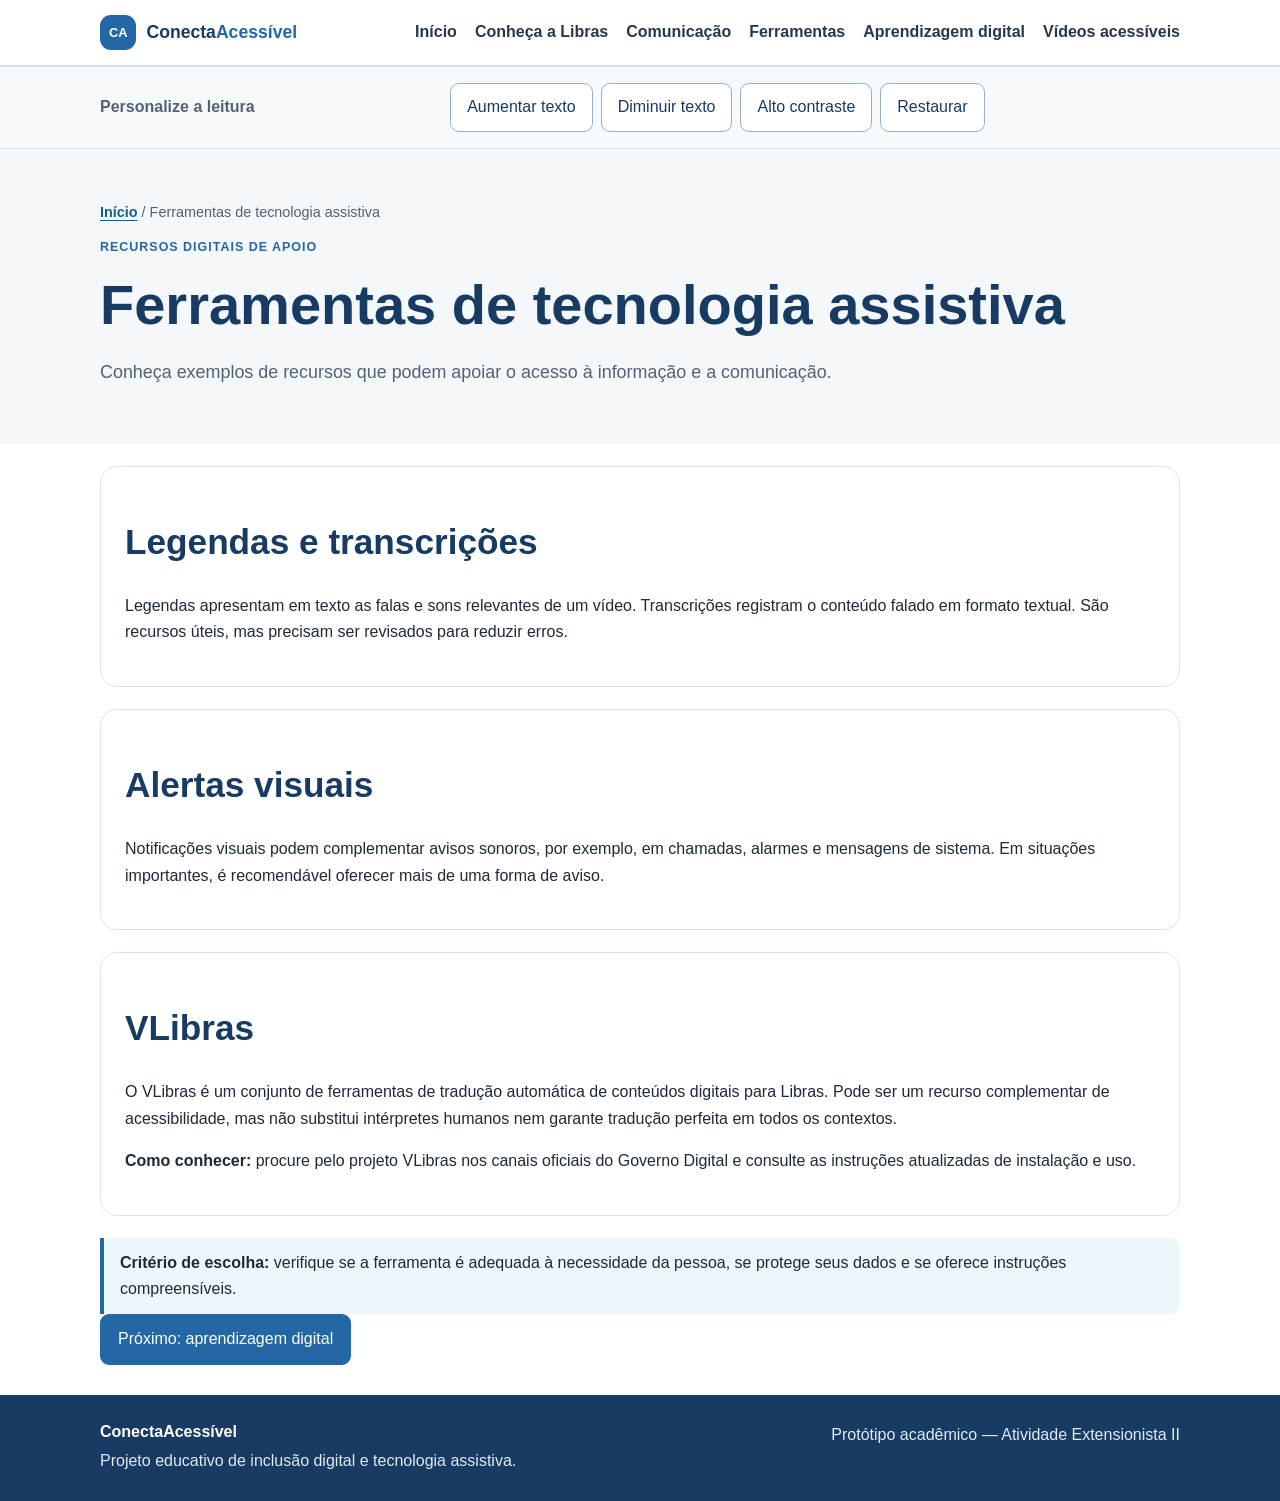
<file: paginas/ferramentas.html>
<!doctype html><html lang="pt-BR"><head><meta charset="utf-8"><meta name="viewport" content="width=device-width, initial-scale=1"><meta name="description" content="Conheça exemplos de recursos que podem apoiar o acesso à informação e a comunicação."><title>Ferramentas de tecnologia assistiva | ConectaAcessível</title><link rel="stylesheet" href="../css/style.css"><script src="../js/script.js" defer></script></head><body>
<a class="skip" href="#main">Pular para o conteúdo</a>
<header><div class="container head">
<a class="brand" href="../index.html"><span class="mark">CA</span><span>Conecta<span>Acessível</span></span></a>
<nav aria-label="Menu principal"><ul>
<li><a href="../index.html">Início</a></li><li><a href="libras.html">Conheça a Libras</a></li><li><a href="comunicacao.html">Comunicação</a></li><li><a href="ferramentas.html">Ferramentas</a></li><li><a href="aprendizagem.html">Aprendizagem digital</a></li><li><a href="videos.html">Vídeos acessíveis</a></li>
</ul></nav></div></header>
<div class="tools"><div class="container tools-inner"><p><strong>Personalize a leitura</strong></p><div class="controls">
<button class="button secondary" id="increase-font" type="button">Aumentar texto</button><button class="button secondary" id="decrease-font" type="button">Diminuir texto</button><button class="button secondary" id="contrast" type="button" aria-pressed="false">Alto contraste</button><button class="button secondary" id="reset" type="button">Restaurar</button></div><span id="access-status" role="status" aria-live="polite"></span></div></div>
<div class="page-intro"><div class="container"><p class="breadcrumbs"><a href="../index.html">Início</a> / Ferramentas de tecnologia assistiva</p><p class="eyebrow">Recursos digitais de apoio</p><h1>Ferramentas de tecnologia assistiva</h1><p class="lead">Conheça exemplos de recursos que podem apoiar o acesso à informação e a comunicação.</p></div></div><main id="main" class="container content">
<div class="content-box"><h2>Legendas e transcrições</h2><p>Legendas apresentam em texto as falas e sons relevantes de um vídeo. Transcrições registram o conteúdo falado em formato textual. São recursos úteis, mas precisam ser revisados para reduzir erros.</p></div>
<div class="content-box"><h2>Alertas visuais</h2><p>Notificações visuais podem complementar avisos sonoros, por exemplo, em chamadas, alarmes e mensagens de sistema. Em situações importantes, é recomendável oferecer mais de uma forma de aviso.</p></div>
<div class="content-box"><h2>VLibras</h2><p>O VLibras é um conjunto de ferramentas de tradução automática de conteúdos digitais para Libras. Pode ser um recurso complementar de acessibilidade, mas não substitui intérpretes humanos nem garante tradução perfeita em todos os contextos.</p><p><strong>Como conhecer:</strong> procure pelo projeto VLibras nos canais oficiais do Governo Digital e consulte as instruções atualizadas de instalação e uso.</p></div>
<div class="notice"><strong>Critério de escolha:</strong> verifique se a ferramenta é adequada à necessidade da pessoa, se protege seus dados e se oferece instruções compreensíveis.</div>
<a class="button" href="aprendizagem.html">Próximo: aprendizagem digital</a>
</main><footer><div class="container footer-inner"><div><strong>ConectaAcessível</strong><p>Projeto educativo de inclusão digital e tecnologia assistiva.</p></div><p>Protótipo acadêmico — Atividade Extensionista II</p></div></footer></body></html>
</file>
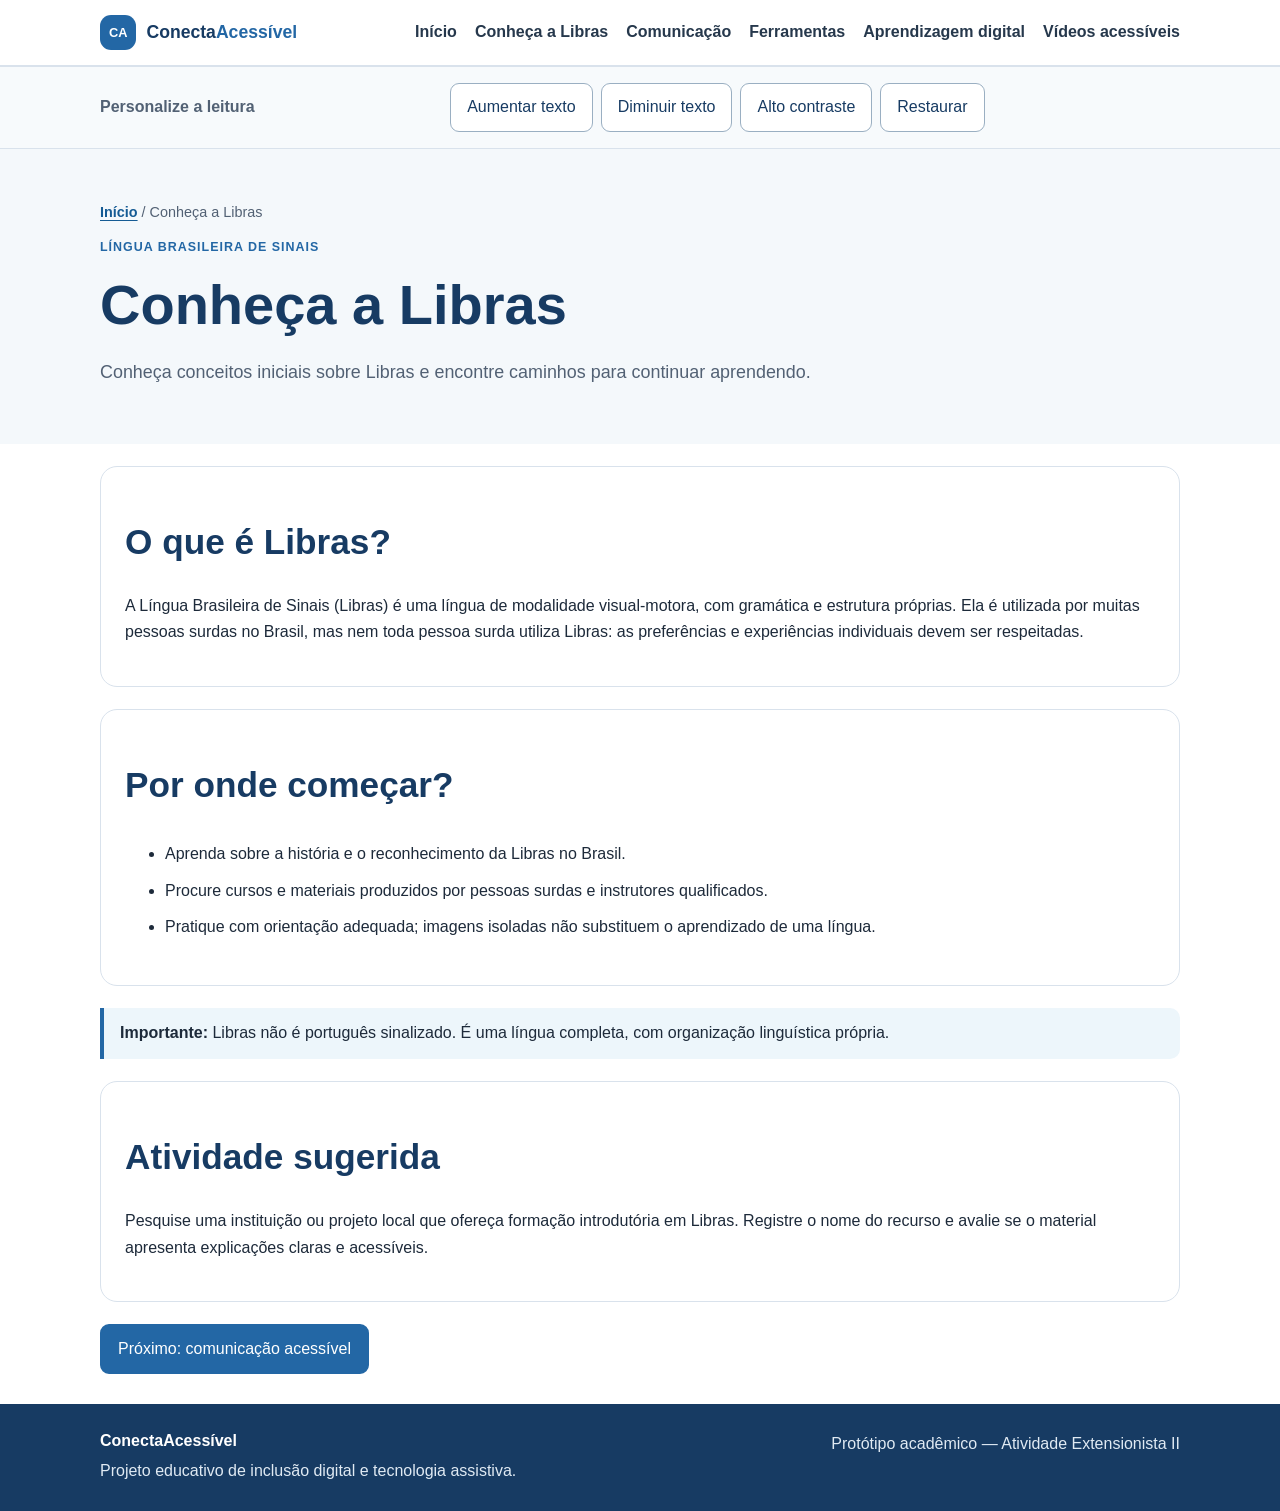
<file: paginas/libras.html>
<!doctype html><html lang="pt-BR"><head><meta charset="utf-8"><meta name="viewport" content="width=device-width, initial-scale=1"><meta name="description" content="Conheça conceitos iniciais sobre Libras e encontre caminhos para continuar aprendendo."><title>Conheça a Libras | ConectaAcessível</title><link rel="stylesheet" href="../css/style.css"><script src="../js/script.js" defer></script></head><body>
<a class="skip" href="#main">Pular para o conteúdo</a>
<header><div class="container head">
<a class="brand" href="../index.html"><span class="mark">CA</span><span>Conecta<span>Acessível</span></span></a>
<nav aria-label="Menu principal"><ul>
<li><a href="../index.html">Início</a></li><li><a href="libras.html">Conheça a Libras</a></li><li><a href="comunicacao.html">Comunicação</a></li><li><a href="ferramentas.html">Ferramentas</a></li><li><a href="aprendizagem.html">Aprendizagem digital</a></li><li><a href="videos.html">Vídeos acessíveis</a></li>
</ul></nav></div></header>
<div class="tools"><div class="container tools-inner"><p><strong>Personalize a leitura</strong></p><div class="controls">
<button class="button secondary" id="increase-font" type="button">Aumentar texto</button><button class="button secondary" id="decrease-font" type="button">Diminuir texto</button><button class="button secondary" id="contrast" type="button" aria-pressed="false">Alto contraste</button><button class="button secondary" id="reset" type="button">Restaurar</button></div><span id="access-status" role="status" aria-live="polite"></span></div></div>
<div class="page-intro"><div class="container"><p class="breadcrumbs"><a href="../index.html">Início</a> / Conheça a Libras</p><p class="eyebrow">Língua Brasileira de Sinais</p><h1>Conheça a Libras</h1><p class="lead">Conheça conceitos iniciais sobre Libras e encontre caminhos para continuar aprendendo.</p></div></div><main id="main" class="container content">
<div class="content-box"><h2>O que é Libras?</h2><p>A Língua Brasileira de Sinais (Libras) é uma língua de modalidade visual-motora, com gramática e estrutura próprias. Ela é utilizada por muitas pessoas surdas no Brasil, mas nem toda pessoa surda utiliza Libras: as preferências e experiências individuais devem ser respeitadas.</p></div>
<div class="content-box"><h2>Por onde começar?</h2><ul><li>Aprenda sobre a história e o reconhecimento da Libras no Brasil.</li><li>Procure cursos e materiais produzidos por pessoas surdas e instrutores qualificados.</li><li>Pratique com orientação adequada; imagens isoladas não substituem o aprendizado de uma língua.</li></ul></div>
<div class="notice"><strong>Importante:</strong> Libras não é português sinalizado. É uma língua completa, com organização linguística própria.</div>
<div class="content-box"><h2>Atividade sugerida</h2><p>Pesquise uma instituição ou projeto local que ofereça formação introdutória em Libras. Registre o nome do recurso e avalie se o material apresenta explicações claras e acessíveis.</p></div>
<a class="button" href="comunicacao.html">Próximo: comunicação acessível</a>
</main><footer><div class="container footer-inner"><div><strong>ConectaAcessível</strong><p>Projeto educativo de inclusão digital e tecnologia assistiva.</p></div><p>Protótipo acadêmico — Atividade Extensionista II</p></div></footer></body></html>
</file>
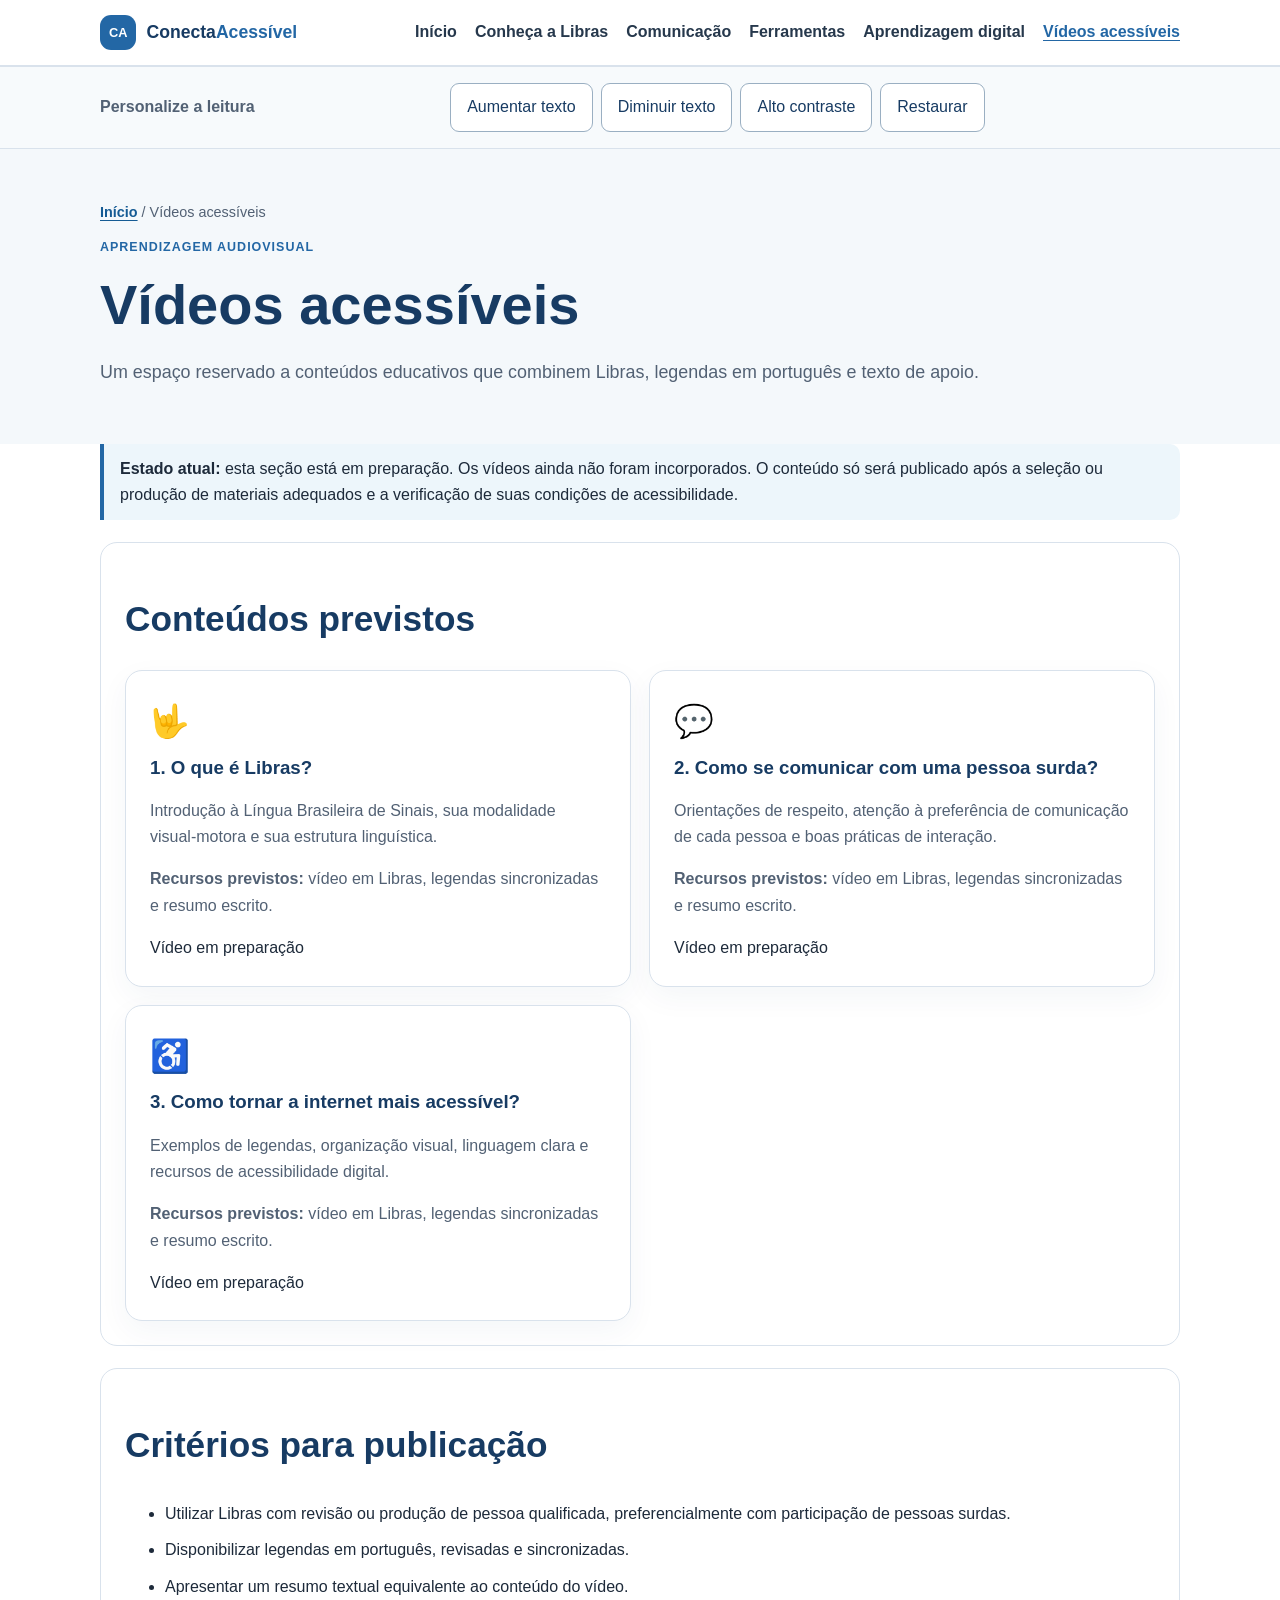
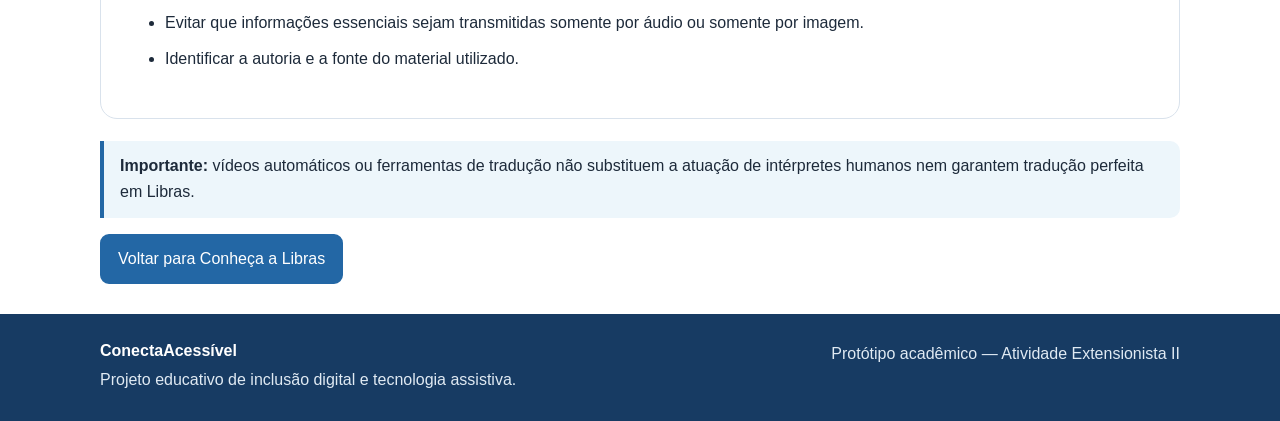
<file: paginas/videos.html>
<!doctype html><html lang="pt-BR"><head><meta charset="utf-8"><meta name="viewport" content="width=device-width, initial-scale=1"><meta name="description" content="Espaço de vídeos educativos planejados com Libras, legendas e textos de apoio."><title>Vídeos acessíveis | ConectaAcessível</title><link rel="stylesheet" href="../css/style.css"><script src="../js/script.js" defer></script></head><body>
<a class="skip" href="#main">Pular para o conteúdo</a>
<header><div class="container head"><a class="brand" href="../index.html"><span class="mark">CA</span><span>Conecta<span>Acessível</span></span></a><nav aria-label="Menu principal"><ul>
<li><a href="../index.html">Início</a></li><li><a href="libras.html">Conheça a Libras</a></li><li><a href="comunicacao.html">Comunicação</a></li><li><a href="ferramentas.html">Ferramentas</a></li><li><a href="aprendizagem.html">Aprendizagem digital</a></li><li><a class="active" href="videos.html" aria-current="page">Vídeos acessíveis</a></li>
</ul></nav></div></header>
<div class="tools"><div class="container tools-inner"><p><strong>Personalize a leitura</strong></p><div class="controls"><button class="button secondary" id="increase-font" type="button">Aumentar texto</button><button class="button secondary" id="decrease-font" type="button">Diminuir texto</button><button class="button secondary" id="contrast" type="button" aria-pressed="false">Alto contraste</button><button class="button secondary" id="reset" type="button">Restaurar</button></div><span id="access-status" role="status" aria-live="polite"></span></div></div>
<div class="page-intro"><div class="container"><p class="breadcrumbs"><a href="../index.html">Início</a> / Vídeos acessíveis</p><p class="eyebrow">Aprendizagem audiovisual</p><h1>Vídeos acessíveis</h1><p class="lead">Um espaço reservado a conteúdos educativos que combinem Libras, legendas em português e texto de apoio.</p></div></div>
<main id="main" class="container content">
<div class="notice"><strong>Estado atual:</strong> esta seção está em preparação. Os vídeos ainda não foram incorporados. O conteúdo só será publicado após a seleção ou produção de materiais adequados e a verificação de suas condições de acessibilidade.</div>
<section class="content-box"><h2>Conteúdos previstos</h2><div class="grid">
<article class="card"><div class="card-icon" aria-hidden="true">🤟</div><h3>1. O que é Libras?</h3><p>Introdução à Língua Brasileira de Sinais, sua modalidade visual-motora e sua estrutura linguística.</p><p><strong>Recursos previstos:</strong> vídeo em Libras, legendas sincronizadas e resumo escrito.</p><span class="badge-text">Vídeo em preparação</span></article>
<article class="card"><div class="card-icon" aria-hidden="true">💬</div><h3>2. Como se comunicar com uma pessoa surda?</h3><p>Orientações de respeito, atenção à preferência de comunicação de cada pessoa e boas práticas de interação.</p><p><strong>Recursos previstos:</strong> vídeo em Libras, legendas sincronizadas e resumo escrito.</p><span class="badge-text">Vídeo em preparação</span></article>
<article class="card"><div class="card-icon" aria-hidden="true">♿</div><h3>3. Como tornar a internet mais acessível?</h3><p>Exemplos de legendas, organização visual, linguagem clara e recursos de acessibilidade digital.</p><p><strong>Recursos previstos:</strong> vídeo em Libras, legendas sincronizadas e resumo escrito.</p><span class="badge-text">Vídeo em preparação</span></article>
</div></section>
<section class="content-box"><h2>Critérios para publicação</h2><ul><li>Utilizar Libras com revisão ou produção de pessoa qualificada, preferencialmente com participação de pessoas surdas.</li><li>Disponibilizar legendas em português, revisadas e sincronizadas.</li><li>Apresentar um resumo textual equivalente ao conteúdo do vídeo.</li><li>Evitar que informações essenciais sejam transmitidas somente por áudio ou somente por imagem.</li><li>Identificar a autoria e a fonte do material utilizado.</li></ul></section>
<p class="notice"><strong>Importante:</strong> vídeos automáticos ou ferramentas de tradução não substituem a atuação de intérpretes humanos nem garantem tradução perfeita em Libras.</p>
<a class="button" href="libras.html">Voltar para Conheça a Libras</a>
</main><footer><div class="container footer-inner"><div><strong>ConectaAcessível</strong><p>Projeto educativo de inclusão digital e tecnologia assistiva.</p></div><p>Protótipo acadêmico — Atividade Extensionista II</p></div></footer></body></html>
</file>
<file: css/style.css>
:root{font-family:Arial,Helvetica,sans-serif;color:#1d2a3a;background:#fff;font-size:16px;line-height:1.65;--navy:#173b63;--blue:#2367a5;--muted:#526174;--border:#d9e2ec;--surface:#f4f8fb}
*{box-sizing:border-box}html{scroll-behavior:smooth}body{margin:0}a{color:#155b94;text-underline-offset:3px}a:focus-visible,button:focus-visible{outline:3px solid #e39b27;outline-offset:3px}
.container{width:min(1080px,calc(100% - 36px));margin:auto}.skip{position:absolute;left:-9999px;top:8px;background:#fff;padding:10px;z-index:5}.skip:focus{left:8px}
header{border-bottom:1px solid var(--border);background:#fff}.head{display:flex;justify-content:space-between;align-items:center;gap:20px;padding:15px 0}.brand{display:flex;align-items:center;gap:10px;text-decoration:none;color:var(--navy);font-weight:800;font-size:1.1rem}.mark{background:var(--blue);color:#fff;border-radius:11px;padding:7px 9px;font-size:.8rem}.brand span:last-child span{color:var(--blue)}
nav ul{display:flex;flex-wrap:wrap;gap:10px 18px;list-style:none;margin:0;padding:0}nav a{font-weight:700;text-decoration:none;color:#26384c}nav a:hover,.active{text-decoration:underline;color:var(--blue)}
.hero{background:linear-gradient(120deg,#edf6fb,#f4fbfa);padding:64px 0}.hero-grid{display:grid;grid-template-columns:1.2fr .8fr;gap:35px;align-items:center}.eyebrow{color:#2367a5;text-transform:uppercase;letter-spacing:.08em;font-size:.78rem;font-weight:800}h1,h2,h3{color:var(--navy);line-height:1.25}h1{font-size:clamp(2.1rem,5vw,3.5rem);margin:10px 0 16px}h2{font-size:clamp(1.6rem,3vw,2.2rem)}.lead{font-size:1.12rem;color:var(--muted)}.hero-card,.card,.content-box{background:#fff;border:1px solid var(--border);border-radius:17px;padding:24px;box-shadow:0 10px 30px #173b630c}.hero-card strong{font-size:1.35rem;color:var(--navy)}.button{display:inline-block;border-radius:9px;padding:10px 16px;font-weight:700;text-decoration:none;border:2px solid var(--blue);background:var(--blue);color:#fff;cursor:pointer;font:inherit}.button:hover{background:#174e80}.button.secondary{background:#fff;color:var(--navy);border:1px solid #9aafc2}
.tools{background:#f7fafc;border-block:1px solid var(--border);padding:16px 0}.tools-inner{display:flex;justify-content:space-between;align-items:center;gap:15px}.tools p{margin:0;color:var(--muted)}.controls{display:flex;flex-wrap:wrap;gap:8px}
main section.content{padding:48px 0}.grid{display:grid;grid-template-columns:repeat(2,1fr);gap:18px}.card h2,.card h3{margin-top:8px}.card p{color:var(--muted)}.card-icon{font-size:2rem}.card a{font-weight:700}.page-intro{background:var(--surface);padding:38px 0}.content-box{box-shadow:none;margin:22px 0}.content-box li{padding:5px 0}.notice{border-left:4px solid var(--blue);padding:12px 16px;background:#edf6fb;border-radius:0 10px 10px 0}.breadcrumbs{font-size:.9rem;color:var(--muted);margin-bottom:12px}.breadcrumbs a{font-weight:700}.faq details{padding:14px 0;border-bottom:1px solid var(--border)}.faq summary{font-weight:700;color:var(--navy);cursor:pointer}
footer{background:var(--navy);color:#fff;padding:24px 0;margin-top:30px}footer p{margin:3px 0;color:#e0eaf3}.footer-inner{display:flex;justify-content:space-between;gap:20px;flex-wrap:wrap}
.high-contrast{background:#fff;color:#000}.high-contrast header,.high-contrast .card,.high-contrast .content-box,.high-contrast .hero-card{background:#fff;border:2px solid #000}.high-contrast h1,.high-contrast h2,.high-contrast h3,.high-contrast a,.high-contrast .eyebrow{color:#000}.high-contrast .hero,.high-contrast .page-intro,.high-contrast .tools{background:#fff}.high-contrast footer{background:#000}
@media(max-width:760px){.head,.tools-inner{align-items:flex-start;flex-direction:column}.hero-grid,.grid{grid-template-columns:1fr}.hero{padding:42px 0}.controls{width:100%}}
@media(prefers-reduced-motion:reduce){html{scroll-behavior:auto}}
</file>
